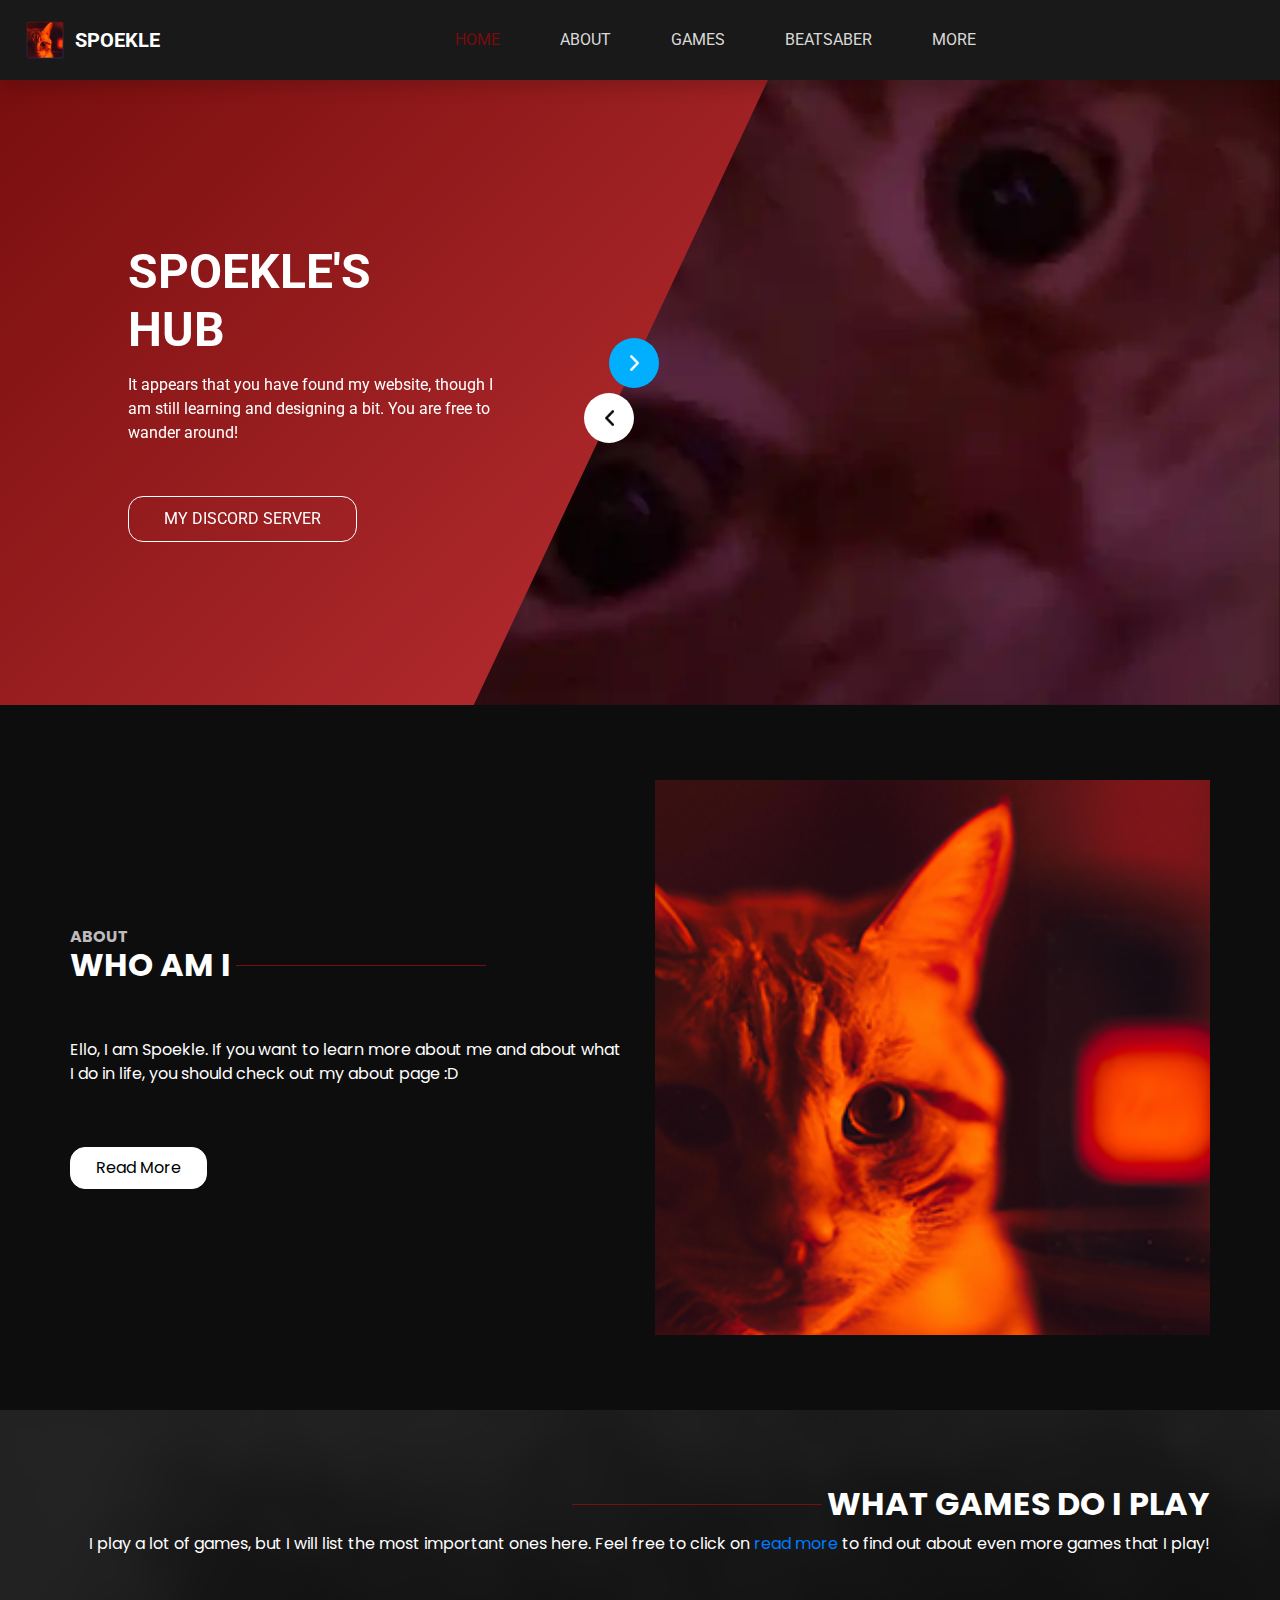
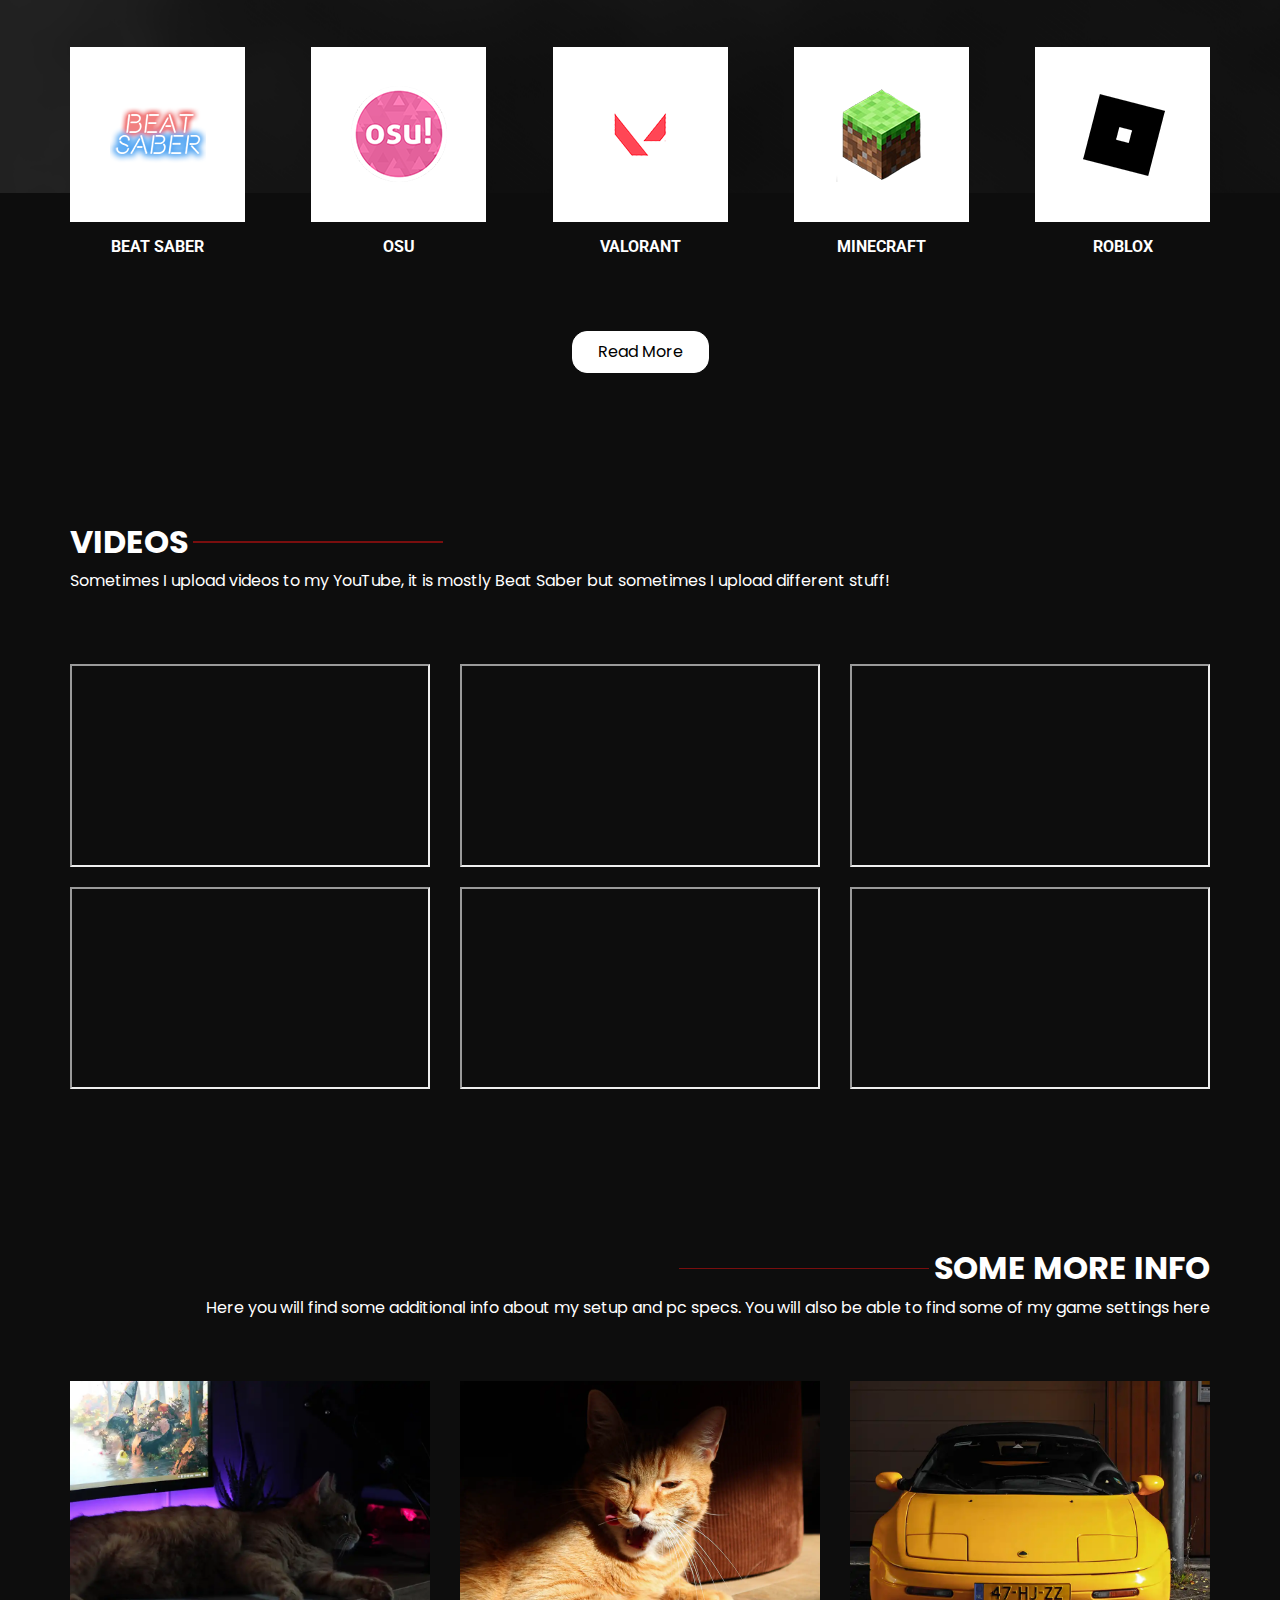
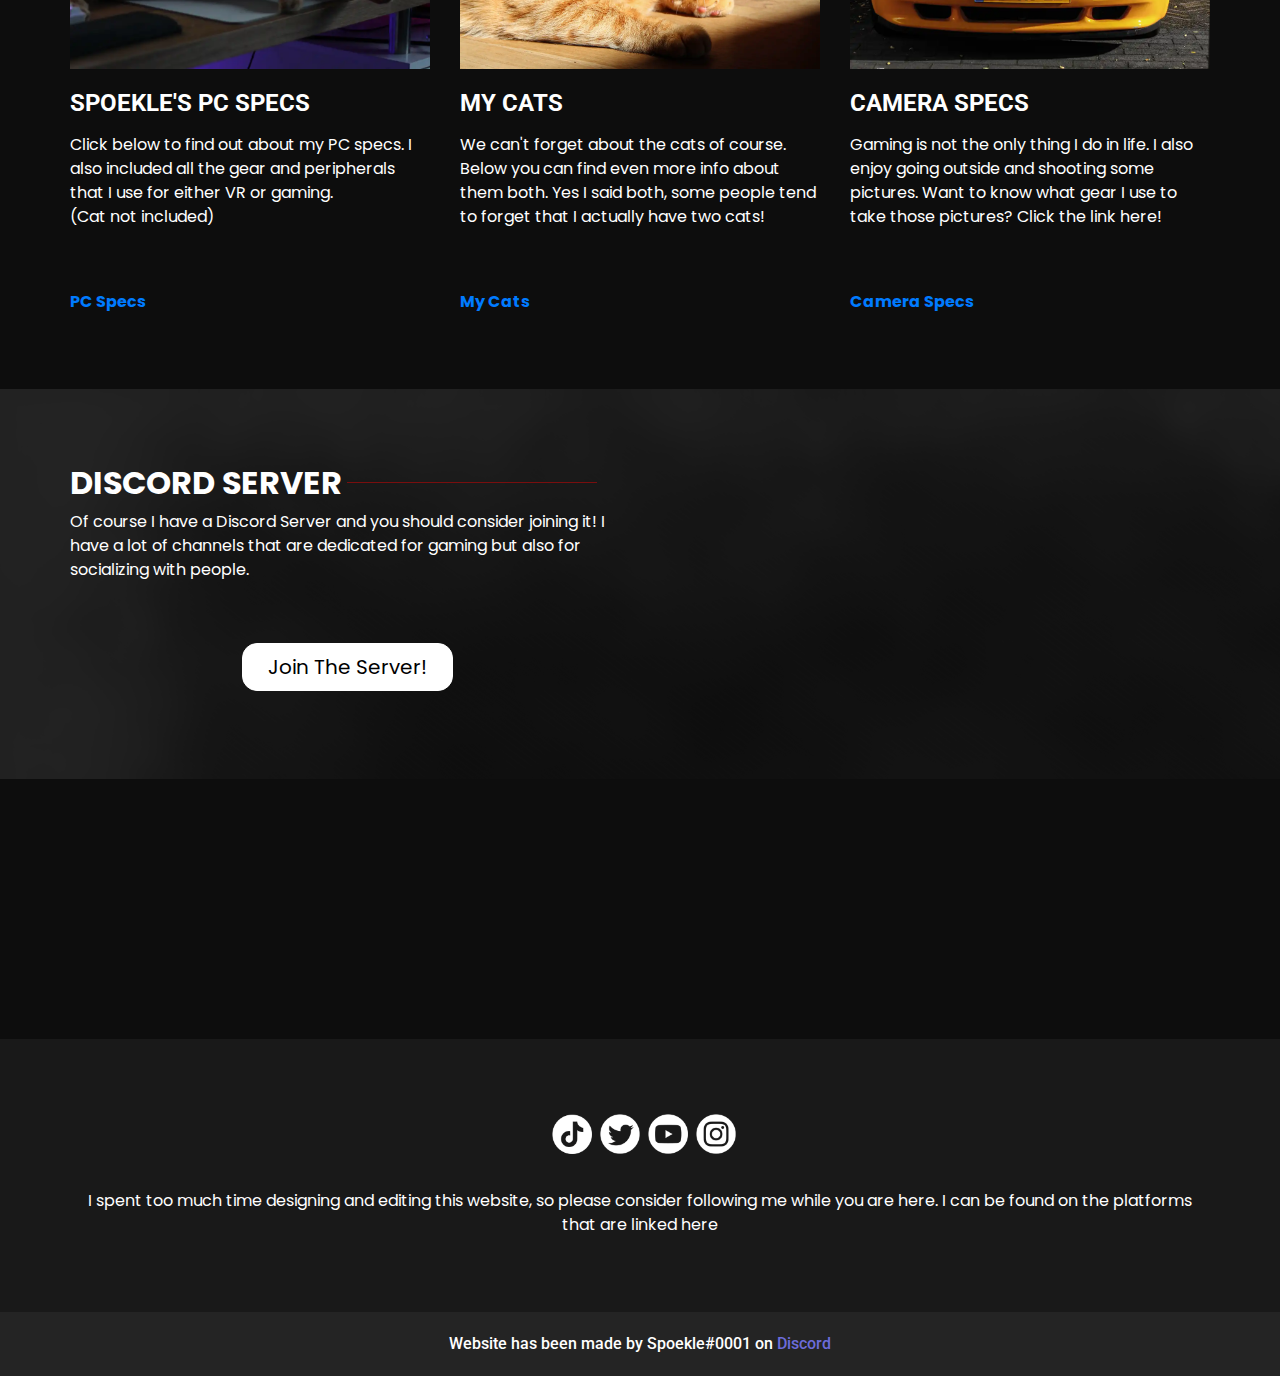
<file: spoekle.com/index.html>
<!DOCTYPE html>
<html>

<head>
  <!-- Basic -->
  <meta charset="utf-8" />
  <meta http-equiv="X-UA-Compatible" content="IE=edge" />
  <!-- Mobile Metas -->
  <meta name="viewport" content="width=device-width, initial-scale=1, shrink-to-fit=no" />
  <!-- Site Metas -->
  <meta name="keywords" content="spoekle, spoekle.com, thian, beatsaber, spoeklefest" />
  <meta name="description" content="The official website of Spoekle" />
  <meta name="author" content="Spoekle" />

  <title>Spoekle.com | Hub of Spoekle</title>
  <link rel="icon" type="image/webp" href="images/spoekle_icon.webp"/>

  <!-- slider stylesheet -->
  <link rel="stylesheet" type="text/css"
    href="https://cdnjs.cloudflare.com/ajax/libs/OwlCarousel2/2.1.3/assets/owl.carousel.min.css" />

  <!-- bootstrap core css -->
  <link rel="stylesheet" type="text/css" href="css/bootstrap.css" />

  <!-- fonts style -->
  <link href="https://fonts.googleapis.com/css?family=Poppins:400,700|Roboto:400,700&display=swap" rel="stylesheet">
  <!-- styles -->
  <link href="css/style.css" rel="stylesheet" />
  <!-- responsive style -->
  <link href="css/responsive.css" rel="stylesheet" />
  <!-- animations css -->
  <link rel="stylesheet" href="stuff/animate.css/animate.css">
</head>

<body>
    <div class="hero_area shadow" id="sticky_header">
    <!-- header section starts -->
    <header class="header_section">
      <div class="container-fluid">
        <nav class="navbar navbar-expand-lg custom_nav-container ">
          <a class="navbar-brand" href="index.html">
            <img src="images/spoekle_icon.webp" alt="">
            <span>
              SPOEKLE
            </span>
          </a>
          <button class="navbar-toggler" type="button" data-toggle="collapse" data-target="#navbarSupportedContent"
            aria-controls="navbarSupportedContent" aria-expanded="false" aria-label="Toggle navigation">
            <span class="navbar-toggler-icon"></span>
          </button>

          <div class="collapse navbar-collapse" id="navbarSupportedContent">
            <div class="d-flex mx-auto flex-column flex-lg-row align-items-center">
              <ul class="navbar-nav">
                <li class="nav-item">
                  <a class="nav-link active" href="index.html">Home</a>
                </li>
                <li class="nav-item">
                  <a class="nav-link" href="about.html">About</a>
                </li>
                <li class="nav-item">
                  <a class="nav-link" href="games.html">Games</a>
                </li>
                <li class="nav-item">
                  <a class="nav-link" href="https://beatsaber.spoekle.com/">BeatSaber</a>
                </li>
                <li class="nav-item">
                  <a class="nav-link" href="more.html">more</a>
                </li>
              </ul>
            </div>
          </div>
        </nav>
      </div>
    </header>
    </div>
    <!-- end header section -->
    <!-- slider section -->
    <section class=" slider_section position-relative">
      <div class="slider_bg-container">
      </div>
      <div class="slider-container">
        <div class="detail-box">
          <a class="carousel-control-prev" href="#carouselExampleControls" role="button" data-slide="prev">
            <span class="sr-only">Previous</span>
          </a>
          <a class="carousel-control-next" href="#carouselExampleControls" role="button" data-slide="next">
            <span class="sr-only">Next</span>
          </a>
          <h1 class="animate__animated animate__fadeInLeft">
            Spoekle's <br>
            Hub <br>
          </h1>
          <p class="animate__animated animate__fadeInLeft">
            It appears that you have found my website, though I am still learning and designing a bit. You are free to wander
            around!
          </p>
          <div class="animate__animated animate__fadeInLeft">
            <a href="#discord" class="slider-link">
               MY DISCORD SERVER
            </a>
          </div>
        </div>
        <div class="img-box">
          <div id="carouselExampleControls" class="carousel slide" data-ride="carousel">
            <div class="carousel-inner">
              <div class="carousel-item active">
                <img src="images/slider/slider1.webp" alt="">
              </div>
              <div class="carousel-item">
                <img src="images/slider/slider2.webp" alt="">
              </div>
              <div class="carousel-item">
                <img src="images/slider/slider3.jpg" alt="">
              </div>
              <div class="carousel-item">
                <img src="images/slider/slider4.jpg" alt="">
              </div>
              <div class="carousel-item">
                <img src="images/slider/slider5.png" alt="">
              </div>
              <div class="carousel-item">
                <img src="images/slider/slider6.jpg" alt="">
              </div>
              <div class="carousel-item">
                <img src="images/slider/slider7.webp" alt="">
              </div>
            </div>
          </div>
        </div>
      </div>
    </section>
    <!-- end slider section -->
  </div>

  <!-- about section -->
  <section class="about_section layout_padding animate__animated">
    <div class="container">
      <div class="row">
        <div class="col-md-6">
          <div class="detail-box">
            <h6>
              About
            </h6>
            <div class="custom_heading-container">
              <h2>
                Who am I
              </h2>
              <hr>
            </div>
            <p>
              Ello, I am Spoekle. If you want to learn more about me and about what I do in life,
              you should check out my about page :D
              <div class="read-btn">
                <a href="about.html">
                  Read More
                </a>
              </div>
          </div>
        </div>
        <div class="col-md-6">
          <div class="img-box">
            <img src="images/spoekle.webp" alt="" style="border: 10px, rgb(18, 18, 18)">
          </div>
        </div>
      </div>

    </div>
  </section>


  <!-- end about section -->

  <!-- games section -->

  <section class="games_section layout_padding">
    <div class="container">
      <div class="d-flex flex-column align-items-end animate__animated">
        <div class="custom_heading-container">
          <hr>
          <h2>
            what games do I play
          </h2>

        </div>
        <p>
          I play a lot of games, but I will list the most important ones here. Feel free to click on <a href="games.html">read more</a>
          to find out about even more games that I play!
        </p>
      </div>
    </div>
    <div class="container">
      <div class="games_container layout_padding2">
        <a href="https://store.steampowered.com/app/620980/">
          <div class="box">
            <div class="img-box">
              <img src="images/bs96.png" alt="" class="img-1">
              <img src="images/bs128.png" alt="" class="img-2">
            </div>
            <div class="name">
              <h6>
                Beat Saber
              </h6>
            </div>
          </div>
        </a>
        <a href="https://osu.ppy.sh/home">
          <div class="box">
            <div class="img-box">
              <img src="images/osu96.png" alt="" class="img-1">
              <img src="images/osu128.webp" alt="" class="img-2">
            </div>
            <div class="name">
              <h6>
                Osu
              </h6>
            </div>
          </div>
        </a>
        <a href="https://playvalorant.com/">
          <div class="box">
            <div class="img-box">
              <img src="images/val96.png" alt="" class="img-1">
              <img src="images/val128.png" alt="" class="img-2">
            </div>
            <div class="name">
              <h6>
                Valorant
              </h6>
            </div>
          </div>
        </a>
        <a href="https://www.minecraft.net">
          <div class="box">
            <div class="img-box">
              <img src="images/mc96.png" alt="" class="img-1">
              <img src="images/mc128.png" alt="" class="img-2">
            </div>
            <div class="name">
              <h6>
               MINECRAFT
              </h6>
            </div>
          </div>
        </a>
        <a href="">
          <div class="box">
            <div class="img-box">
              <img src="images/roblox96.png" alt="" class="img-1">
              <img src="images/roblox128.png" alt="" class="img-2">
            </div>
            <div class="name">
              <h6>
                ROBLOX
              </h6>
            </div>
          </div>
        </a>
      </div>
    </div>
    <div class="read-btn">
      <a href="games.html">
        Read More
      </a>
    </div>
  </section>

  <!-- end games section -->

  <!-- video section -->

  <section class="video_section layout_padding">
    <div class="container">
      <div class="custom_heading-container">
        <h2>
          Videos
        </h2>
        <hr>
      </div>
      <p>
        Sometimes I upload videos to my YouTube, it is mostly Beat Saber but sometimes I upload different stuff!
      </p>
      <div class="layout_padding2-top" align="center">
        <div class="row">
          <div class="col-md-4">
            <div class="iframe">
              <iframe loading="lazy"
              id="video1">
              </iframe> 
            </div>
          </div>
          <div class="col-md-4">
            <div class="iframe">
              <iframe loading="lazy"
              id="video2">
              </iframe> 
            </div>
          </div>
          <div class="col-md-4">
            <div class="iframe">
              <iframe loading="lazy"
              id="video3">
              </iframe> 
            </div>
          </div>
        </div>
        <div class="row">
          <div class="col-md-4">
            <div class="iframe">
              <iframe loading="lazy"
              id="video4">
              </iframe> 
            </div>
          </div>
          <div class="col-md-4">
            <div class="iframe">
              <iframe loading="lazy"
              id="video5">
              </iframe> 
            </div>
          </div>
          <div class="col-md-4">
            <div class="iframe">
              <iframe loading="lazy"
              id="video6">
              </iframe> 
            </div>
          </div>
        </div>
      </div>
    </div>
  </section>

  <!-- end video section -->

  <!-- more section -->

  <section class="more_section layout_padding">
    <div class="container">
      <div class="d-flex flex-column align-items-end">
        <div class="custom_heading-container">
          <hr>
          <h2>
            Some more info
          </h2>

        </div>
        <p>
          Here you will find some additional info about my setup and pc specs. You will also be able to find some
          of my game settings here
        </p>
      </div>
      <div class="row">
        <div class="col-md-4">
          <div class="box">
            <div class="img-box">
              <img src="images/pcspecs.webp" alt="">
            </div>
            <div class="action-box">
            </div>
            <div class="detail-box">
              <h4>
                Spoekle's PC Specs
              </h4>
              <p>
                Click below to find out about my PC specs. I also included all the gear and peripherals
                that I use for either VR or gaming. <br> (Cat not included)
              </p>
              <div>
                <a href="pc-specs.html">
                  PC Specs
                </a>
              </div>
            </div>
          </div>
        </div>
        <div class="col-md-4">
          <div class="box">
            <div class="img-box">
              <img src="images/mycats.webp" alt="">
            </div>
            <div class="action-box">
            </div>
            <div class="detail-box">
              <h4>
                my cats
              </h4>
              <p>
                We can't forget about the cats of course. Below you can find even more info about them both. Yes
                I said both, some people tend to forget that I actually have two cats!
              </p>
              <div>
                <a href="my-cats.html">
                  My Cats
                </a>
              </div>
            </div>
          </div>
        </div>
        <div class="col-md-4">
          <div class="box">
            <div class="img-box">
              <img src="images/camera.webp" alt="">
            </div>
            <div class="action-box">
              <div class="action"> 
              </div>
            </div>
            <div class="detail-box">
              <h4>
                camera specs
              </h4>
              <p>
                Gaming is not the only thing I do in life. I also enjoy going outside and shooting some pictures.
                Want to know what gear I use to take those pictures? Click the link here!
              </p>
              <div>
                <a href="camera-specs.html">
                  Camera Specs
                </a>
              </div>
            </div>
          </div>
        </div>
      </div>
    </div>
  </section>
  <!-- end more section -->

  <a id="discord"></a>

  <!-- discord section -->
  <section class="discord_widget layout_padding">
    <div class="container">
      <div class="row">
        <div class="col-md-6">
          <div class="custom_heading-container">
            <h2>Discord Server</h2>
            <hr>
          </div>
          <p>
            Of course I have a Discord Server and you should consider joining it! I have a lot of channels that are dedicated for gaming but also for socializing
            with people.
          </p>
          <div class="read-btn layout_padding2">
            <a href="https://discord.com/invite/Ha9ruZcmhE">
              Join The Server!
            </a>
          </div>
        </div>
        <div class="col-md-6" align="center">
          <iframe src="https://discord.com/widget?id=788531304048230420&theme=dark" width="80%" height="500" allowtransparency="true" frameborder="0" sandbox="allow-popups allow-popups-to-escape-sandbox allow-same-origin allow-scripts" loading="lazy" display:block></iframe>
        </div>
      </div>
    </div>
  </section>

  <!-- socials section -->
  <section class="socials_section layout_padding">
    <div class="container">
      <div class="socials_icon">
        <div>
          <a href="https://www.tiktok.com/@spoeklewastaken">
            <img src="images/social_icon/tiktok.png" alt="">
          </a>
        </div>
        <div>
          <a href="https://twitter.com/Spoekle">
            <img src="images/social_icon/twitter.png" alt="">
          </a>
        </div>
        <div>
          <a href="https://www.youtube.com/@Spoekle">
            <img src="images/social_icon/youtube.png" alt="">
          </a>
        </div>
        <div>
          <a href="https://www.instagram.com/spoekle/">
            <img src="images/social_icon/insta.png" alt="">
          </a>
        </div>
      </div>
      <div>
        <p>
          I spent too much time designing and editing this website, so please consider following me while you are
          here. I can be found on the platforms that are linked here
        </p>
      </div>
    </div>
  </section>

  <!-- end socials_section -->

  <!-- footer section -->
  <section class="container-fluid footer_section">
    <p>
      Website has been made by Spoekle#0001 on
      <a href="https://discord.gg/Ha9ruZcmhE">Discord</a>
    </p>
  </section>
  <!-- footer section -->

  <script type="text/javascript" src="js/jquery-3.4.1.min.js"></script>
  <script type="text/javascript" src="js/bootstrap.js"></script>
  <script type="text/javascript" src="js/videos.js"></script>
  


</body>
</body>

</html>
</file>
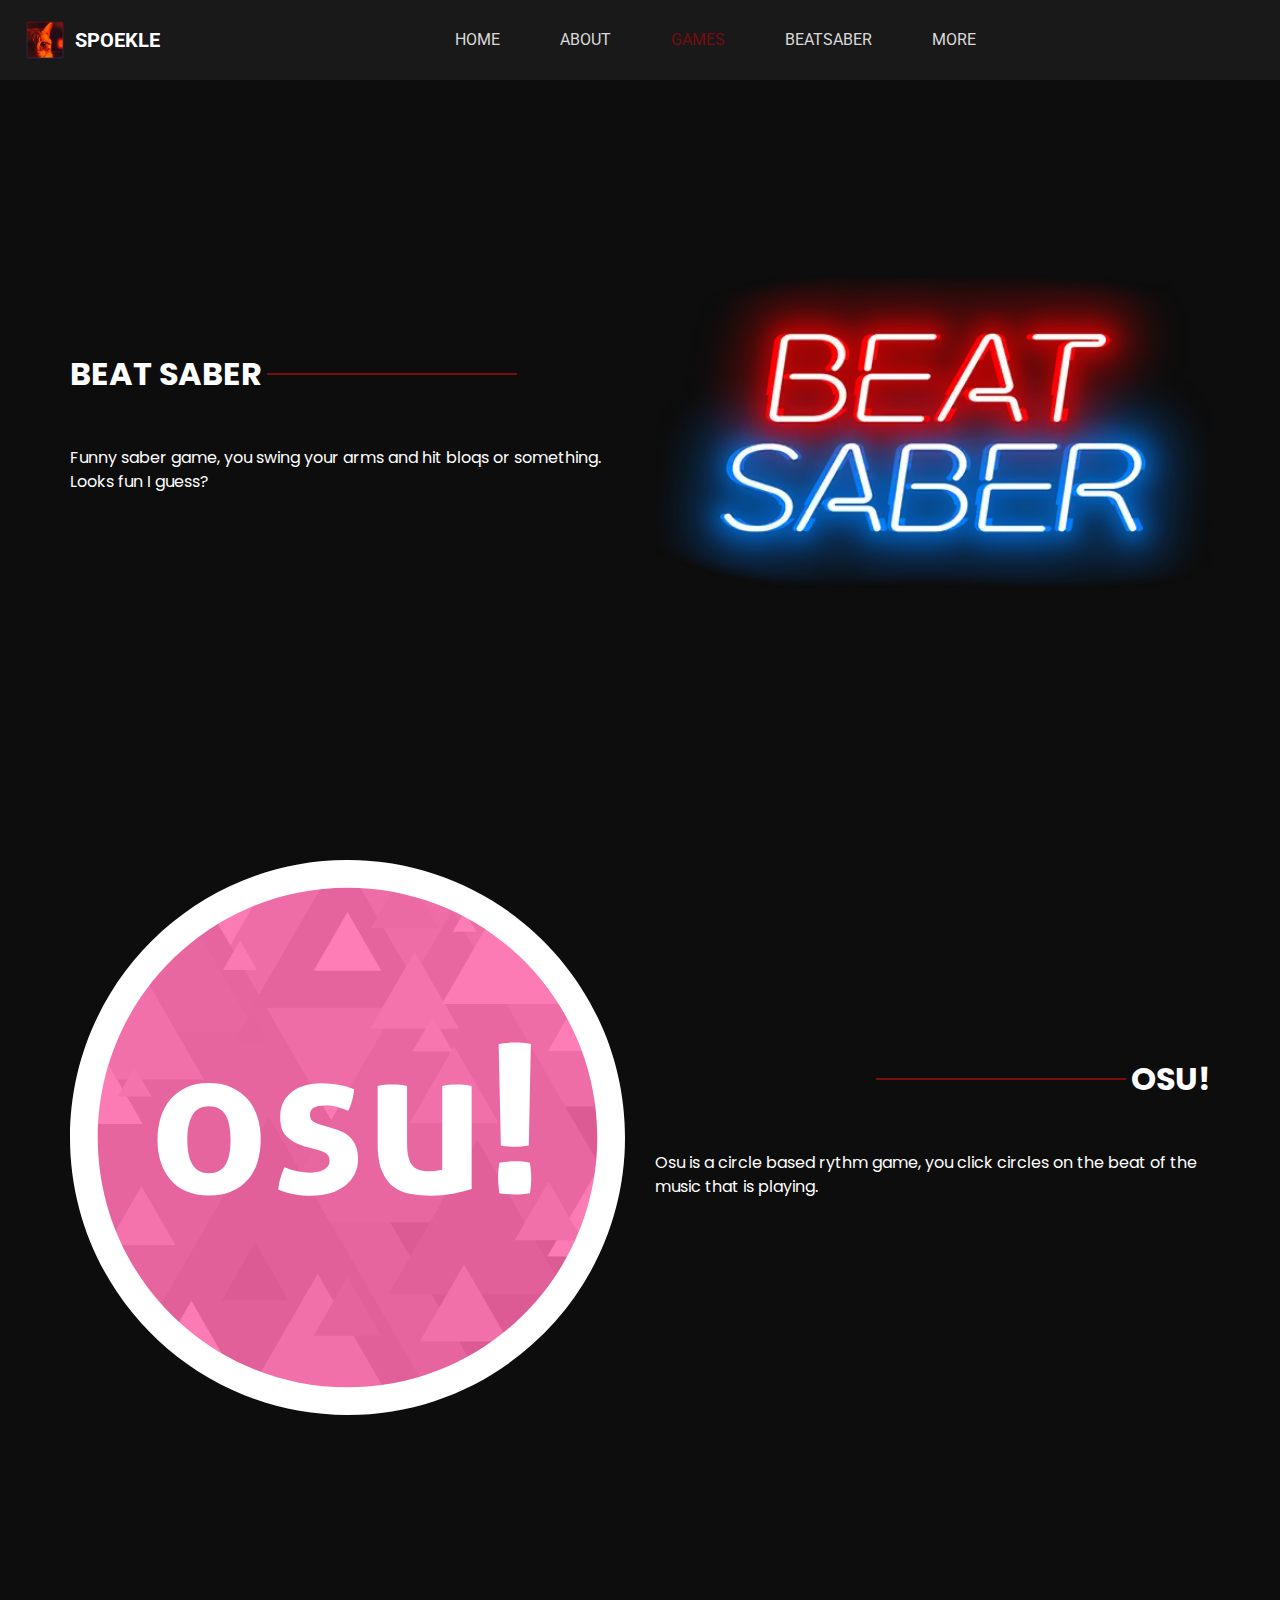
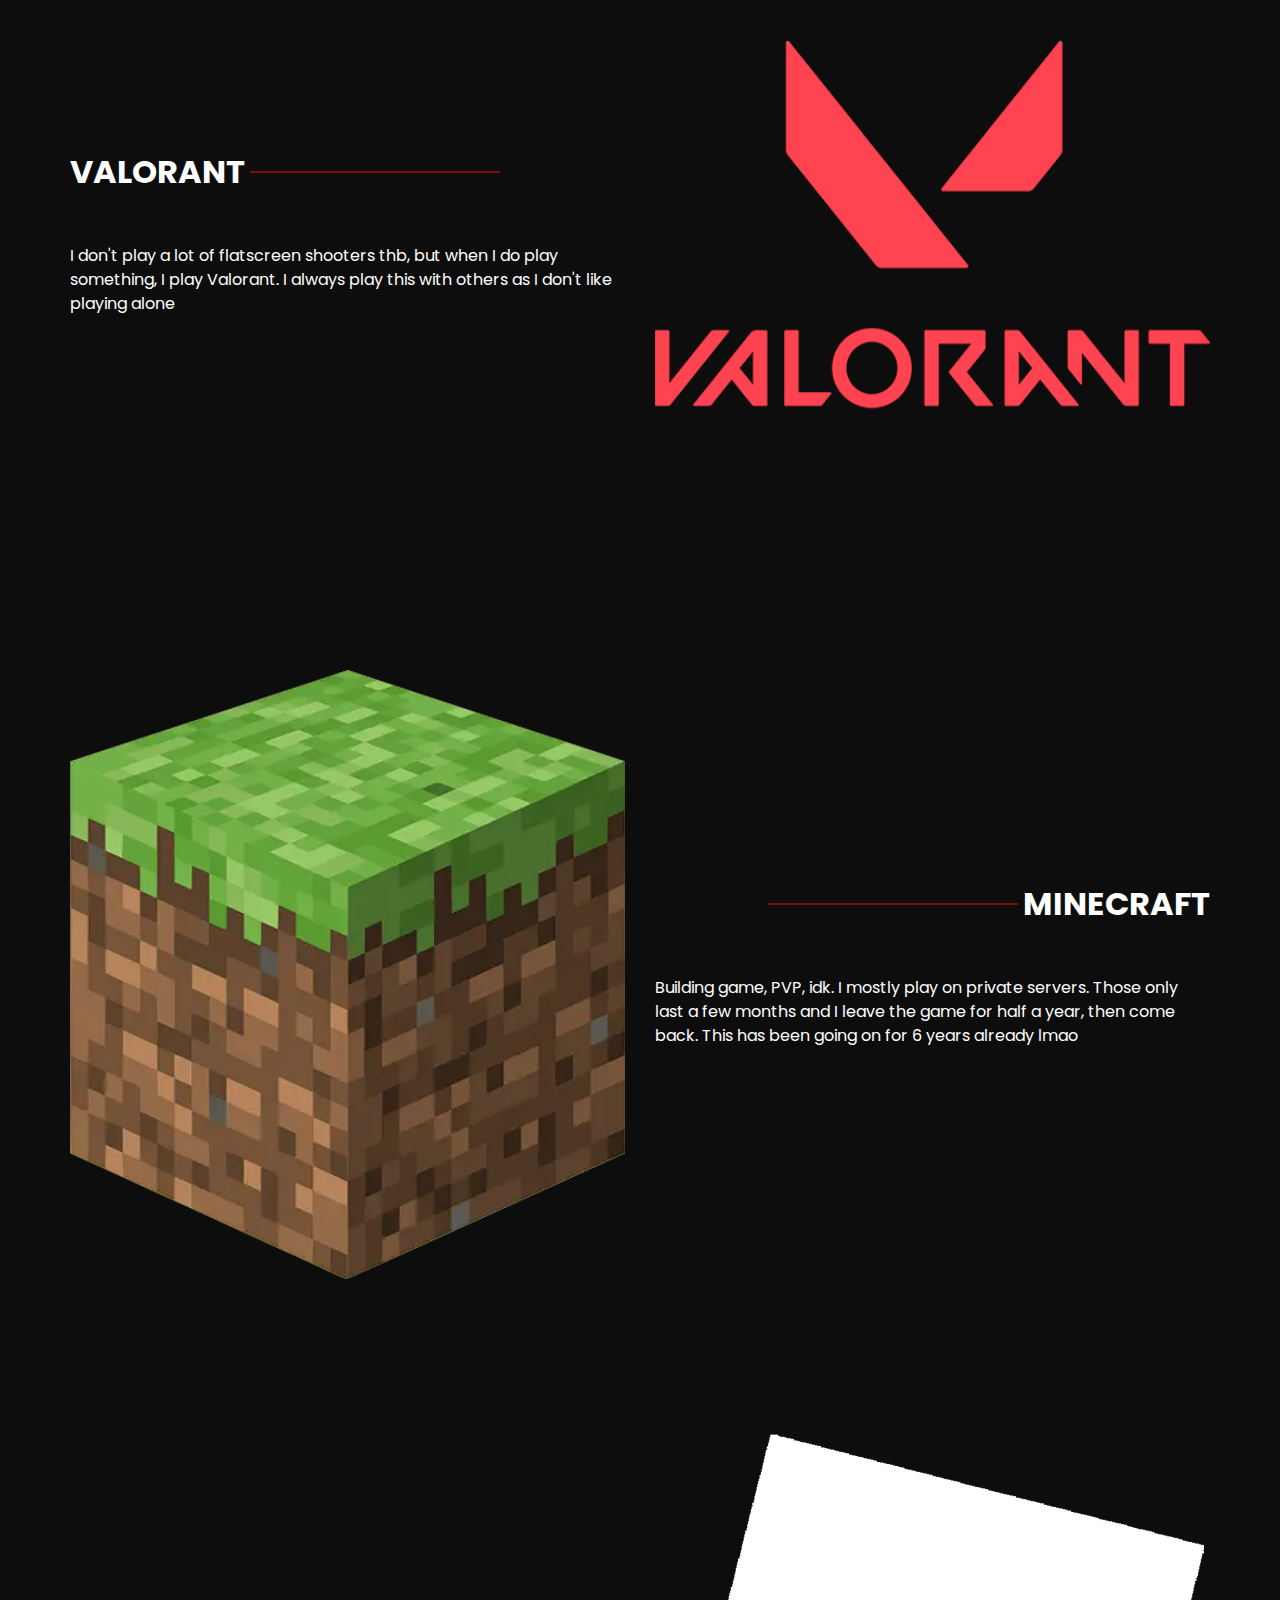
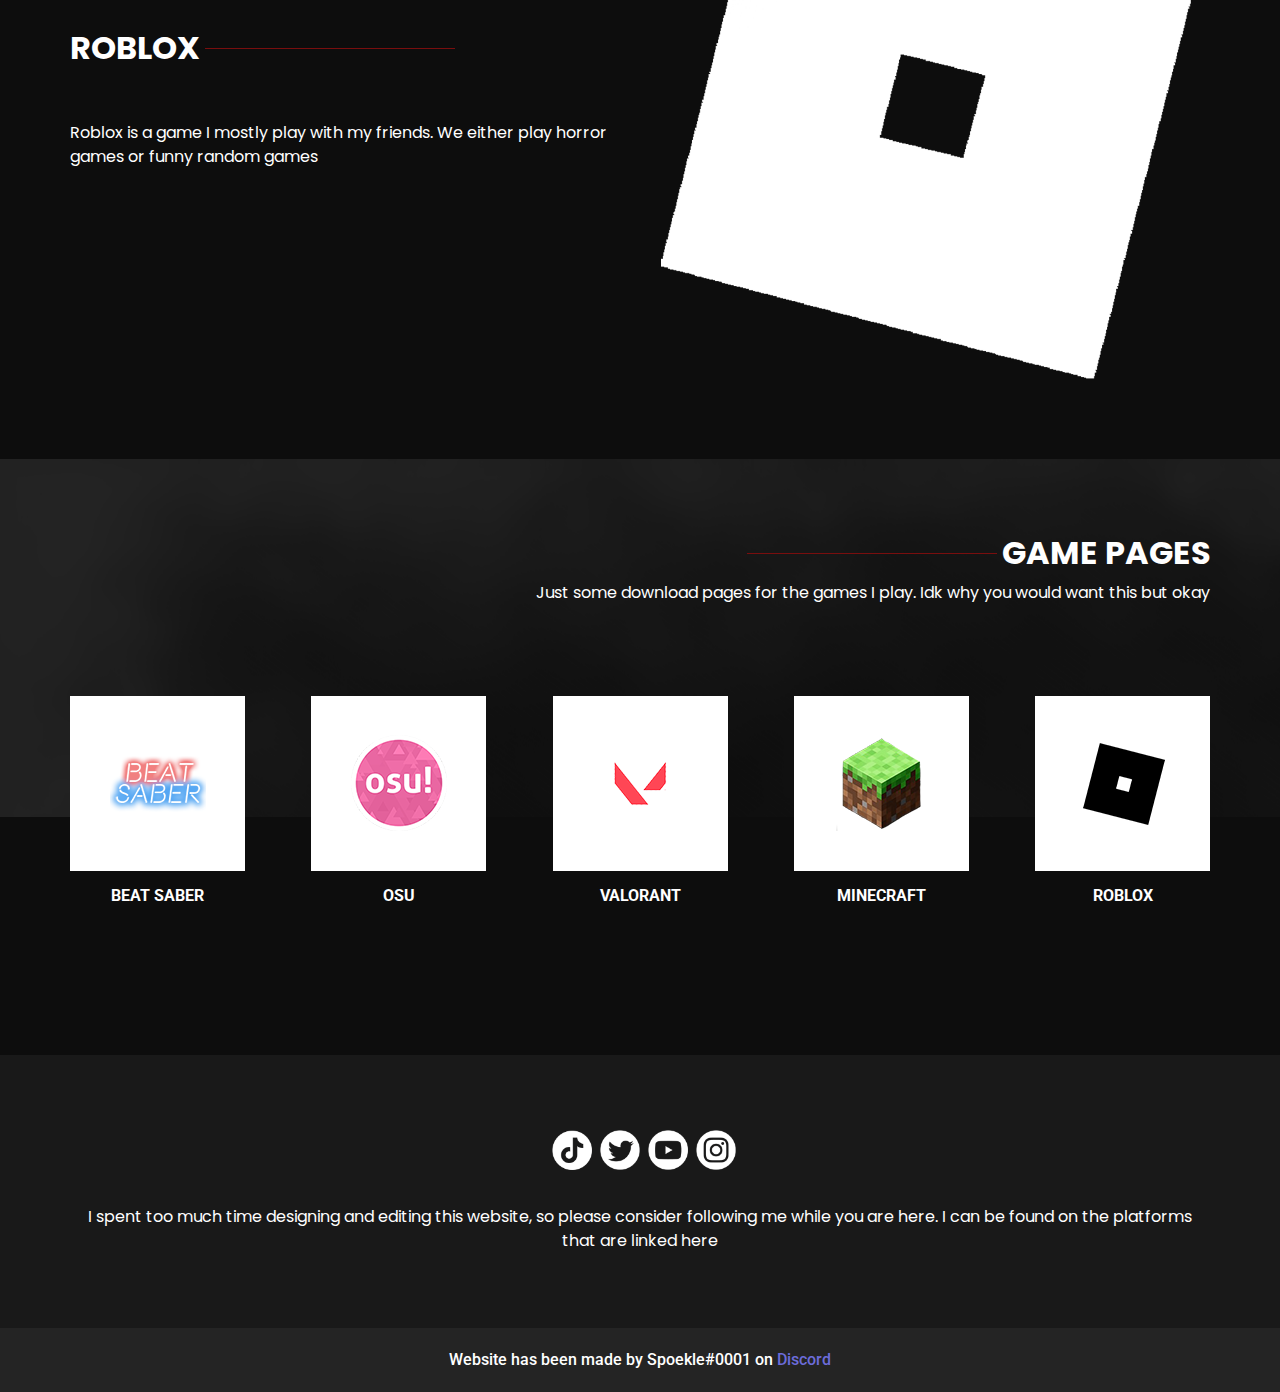
<file: spoekle.com/games.html>
<!DOCTYPE html>
<html>

<head>
  <!-- Basic -->
  <meta charset="utf-8" />
  <meta http-equiv="X-UA-Compatible" content="IE=edge" />
  <!-- Mobile Metas -->
  <meta name="viewport" content="width=device-width, initial-scale=1, shrink-to-fit=no" />
  <!-- Site Metas -->
  <meta name="keywords" content="spoekle, spoekle.com, thian, beatsaber, spoeklefest, spoekle, games" />
  <meta name="description" content="The official website of Spoekle" />
  <meta name="author" content="Spoekle" />

  <title>Spoekle.com | Games</title>
  <link rel="icon" type="image/png" href="images/spoekle_icon.webp"/>

  <!-- slider stylesheet -->
  <link rel="stylesheet" type="text/css"
    href="https://cdnjs.cloudflare.com/ajax/libs/OwlCarousel2/2.1.3/assets/owl.carousel.min.css" />

  <!-- bootstrap core css -->
  <link rel="stylesheet" type="text/css" href="css/bootstrap.css" />

  <!-- fonts style -->
  <link href="https://fonts.googleapis.com/css?family=Poppins:400,700|Roboto:400,700&display=swap" rel="stylesheet">
  <!-- Custom styles for this template -->
  <link href="css/style.css" rel="stylesheet" />
  <!-- responsive style -->
  <link href="css/responsive.css" rel="stylesheet" />
  <!-- animations css -->
  <link rel="stylesheet" href="stuff/animate.css/animate.css">
</head>

<body class="sub_page">
  <div class="hero_area">
    <!-- header section strats -->
    <header class="header_section">
      <div class="container-fluid">
        <nav class="navbar navbar-expand-lg custom_nav-container ">
          <a class="navbar-brand" href="index.html">
            <img src="images/spoekle_icon.webp" alt="">
            <span>
              SPOEKLE
            </span>
          </a>
          <button class="navbar-toggler" type="button" data-toggle="collapse" data-target="#navbarSupportedContent"
            aria-controls="navbarSupportedContent" aria-expanded="false" aria-label="Toggle navigation">
            <span class="navbar-toggler-icon"></span>
          </button>

          <div class="collapse navbar-collapse" id="navbarSupportedContent">
            <div class="d-flex mx-auto flex-column flex-lg-row align-items-center">
              <ul class="navbar-nav  ">
                <li class="nav-item active">
                  <a class="nav-link" href="index.html"> Home </a>
                </li>
                <li class="nav-item">
                  <a class="nav-link" href="about.html"> About </a>
                </li>
                <li class="nav-item">
                  <a class="nav-link active" href="games.html"> Games</span></a>
                </li>
                <li class="nav-item">
                  <a class="nav-link" href="https://beatsaber.spoekle.com/">BeatSaber</a>
                </li>
                <li class="nav-item">
                  <a class="nav-link" href="more.html"> more</a>
                </li>
              </ul>
            </div>
          </div>
        </nav>
      </div>
    </header>
    <!-- end header section -->
  </div>

  <section class="about_section layout_padding">
    <div class="container">
      <div class="row">
        <div class="col-md-6">
          <div class="detail-box">
            <div class="custom_heading-container">
              <h2>
                Beat Saber
              </h2>
              <hr>
            </div>
            <p>
              Funny saber game, you swing your arms and hit bloqs or something. Looks fun I guess?
          </div>
        </div>
        <div class="col-md-6">
          <div class="img-box">
            <img src="images/logo/bs_logo.webp" alt="" style="border: 10px, rgb(18, 18, 18)">
          </div>
        </div>
      </div>
    </div>
  </section>

  <section class="about_section layout_padding">
    <div class="container">
      <div class="row">
        <div class="col-md-6">
          <div class="img-box">
            <img src="images/logo/Osu!_Logo.svg" alt="" style="border: 10px, rgb(18, 18, 18)">
          </div>
        </div>
        <div class="col-md-6">
          <div class="d-flex flex-column align-items-end">
            <div class="custom_heading-container">
              <hr>
              <h2>
                OSU!
              </h2>
            </div>
            <p>
              Osu is a circle based rythm game, you click circles on the beat of the music that is playing.
            </p>
          </div>
        </div>
      </div>
    </div>
  </section>

  <section class="about_section layout_padding">
    <div class="container">
      <div class="row">
        <div class="col-md-6">
          <div class="detail-box">
            <div class="custom_heading-container">
              <h2>
                Valorant
              </h2>
              <hr>
            </div>
            <p>
              I don't play a lot of flatscreen shooters thb, but when I do play something, I play Valorant. I always play this with others as I don't like playing alone
          </div>
        </div>
        <div class="col-md-6">
          <div class="img-box">
            <img src="images/logo/val_logo.webp" alt="" style="border: 10px, rgb(18, 18, 18)">
          </div>
        </div>
      </div>
    </div>
  </section>

  <section class="about_section layout_padding">
    <div class="container">
      <div class="row">
        <div class="col-md-6">
          <div class="img-box">
            <img src="images/logo/minecraft_logo.webp" alt="" style="border: 10px, rgb(18, 18, 18)">
          </div>
        </div>
        <div class="col-md-6">
          <div class="d-flex flex-column align-items-end">
            <div class="custom_heading-container">
              <hr>
              <h2>
                Minecraft
              </h2>
            </div>
            <p>
              Building game, PVP, idk. I mostly play on private servers. Those only last a few months and I leave the game for half a year, then come back. This has been going on for 6 years already lmao
            </p>
          </div>
        </div>
      </div>
    </div>
  </section>


  <section class="about_section layout_padding">
    <div class="container">
      <div class="row">
        <div class="col-md-6">
          <div class="detail-box">
            <div class="custom_heading-container">
              <h2>
                Roblox
              </h2>
              <hr>
            </div>
            <p>
              Roblox is a game I mostly play with my friends. We either play horror games or funny random games
          </div>
        </div>
        <div class="col-md-6">
          <div class="img-box">
            <img src="images/logo/roblox_logo.png" alt="" style="border: 10px, rgb(18, 18, 18)">
          </div>
        </div>
      </div>
    </div>
  </section>

  <!-- games section -->

  <section class="games_section layout_padding">
    <div class="container">
      <div class="d-flex flex-column align-items-end">
        <div class="custom_heading-container">
          <hr>
          <h2>
            Game Pages
          </h2>
        </div>
        <p>
          Just some download pages for the games I play. Idk why you would want this but okay
        </p>
      </div>
    </div>
    <div class="container">
      <div class="games_container layout_padding2">
        <a href="https://store.steampowered.com/app/620980/">
          <div class="box">
            <div class="img-box">
              <img src="images/bs96.png" alt="" class="img-1">
              <img src="images/bs128.png" alt="" class="img-2">
            </div>
            <div class="name">
              <h6>
                Beat Saber
              </h6>
            </div>
          </div>
        </a>
        <a href="https://osu.ppy.sh/home">
          <div class="box">
            <div class="img-box">
              <img src="images/osu96.png" alt="" class="img-1">
              <img src="images/osu128.webp" alt="" class="img-2">
            </div>
            <div class="name">
              <h6>
                Osu
              </h6>
            </div>
          </div>
        </a>
        <a href="https://playvalorant.com/">
          <div class="box">
            <div class="img-box">
              <img src="images/val96.png" alt="" class="img-1">
              <img src="images/val128.png" alt="" class="img-2">
            </div>
            <div class="name">
              <h6>
                Valorant
              </h6>
            </div>
          </div>
        </a>
        <a href="https://www.minecraft.net">
          <div class="box">
            <div class="img-box">
              <img src="images/mc96.png" alt="" class="img-1">
              <img src="images/mc128.png" alt="" class="img-2">
            </div>
            <div class="name">
              <h6>
               MINECRAFT
              </h6>
            </div>
          </div>
        </a>
        <a href="">
          <div class="box">
            <div class="img-box">
              <img src="images/roblox96.png" alt="" class="img-1">
              <img src="images/roblox128.png" alt="" class="img-2">
            </div>
            <div class="name">
              <h6>
                ROBLOX
              </h6>
            </div>
          </div>
        </a>
      </div>
    </div>
  </section>

  <!-- end games section -->



  <!-- socials section -->
  <section class="socials_section layout_padding">
    <div class="container">
      <div class="socials_icon">
        <div>
          <a href="https://www.tiktok.com/@spoeklewastaken">
            <img src="images/social_icon/tiktok.png" alt="">
          </a>
        </div>
        <div>
          <a href="https://twitter.com/Spoekle">
            <img src="images/social_icon/twitter.png" alt="">
          </a>
        </div>
        <div>
          <a href="https://www.youtube.com/channel/UCAAbZeiuPwsbKqiD8QBubxw">
            <img src="images/social_icon/youtube.png" alt="">
          </a>
        </div>
        <div>
          <a href="https://www.instagram.com/spoekle/">
            <img src="images/social_icon/insta.png" alt="">
          </a>
        </div>
      </div>
      <div>
        <p>
          I spent too much time designing and editing this website, so please consider following me while you are
          here. I can be found on the platforms that are linked here
        </p>
      </div>
    </div>
  </section>

  <!-- end socials_section -->

  <!-- footer section -->
  <section class="container-fluid footer_section">
    <p>
      Website has been made by Spoekle#0001 on
      <a href="https://discord.gg/Ha9ruZcmhE">Discord</a>
    </p>
  </section>
  <!-- footer section -->

  <script type="text/javascript" src="js/jquery-3.4.1.min.js"></script>
  <script type="text/javascript" src="js/bootstrap.js"></script>
  
</body>
</body>

</html>
</file>
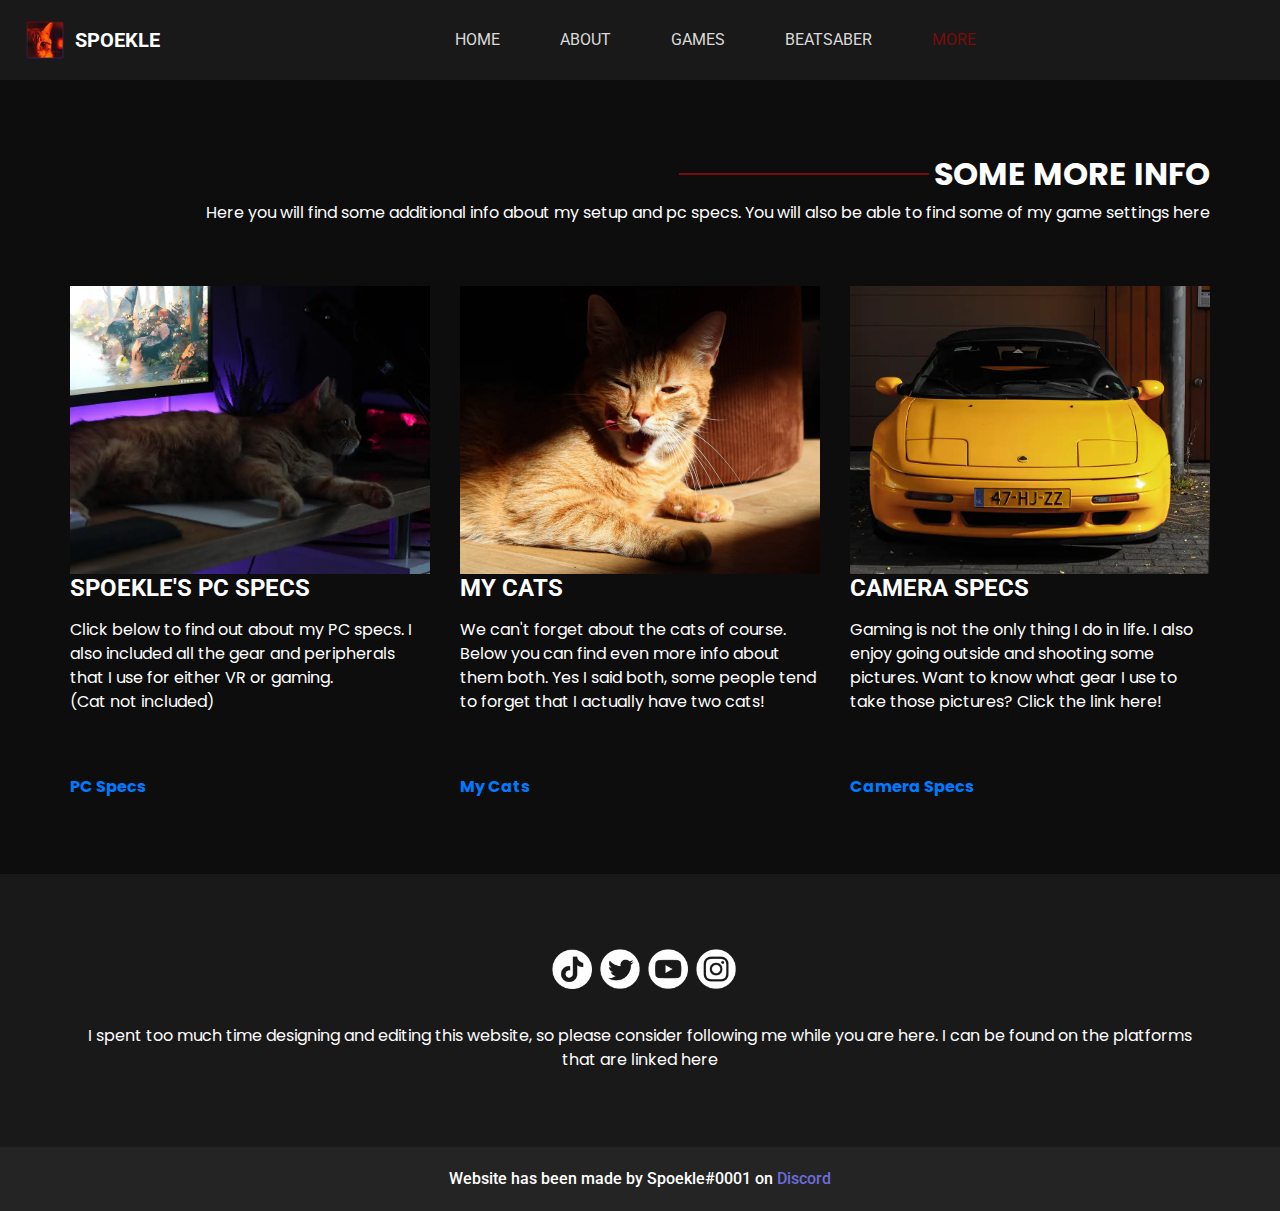
<file: spoekle.com/more.html>
<!DOCTYPE html>
<html>

<head>
  <!-- Basic -->
  <meta charset="utf-8" />
  <meta http-equiv="X-UA-Compatible" content="IE=edge" />
  <!-- Mobile Metas -->
  <meta name="viewport" content="width=device-width, initial-scale=1, shrink-to-fit=no" />
  <!-- Site Metas -->
  <meta name="keywords" content="spoekle, spoekle.com, thian, beatsaber, spoeklefest" />
  <meta name="description" content="The official website of Spoekle" />
  <meta name="author" content="Spoekle" />

  <title>Spoekle.com | More info</title>
  <link rel="icon" type="image/png" href="images/spoekle_icon.webp"/>

  <!-- slider stylesheet -->
  <link rel="stylesheet" type="text/css"
    href="https://cdnjs.cloudflare.com/ajax/libs/OwlCarousel2/2.1.3/assets/owl.carousel.min.css" />

  <!-- bootstrap core css -->
  <link rel="stylesheet" type="text/css" href="css/bootstrap.css" />

  <!-- fonts style -->
  <link href="https://fonts.googleapis.com/css?family=Poppins:400,700|Roboto:400,700&display=swap" rel="stylesheet">
  <!-- Custom styles for this template -->
  <link href="css/style.css" rel="stylesheet" />
  <!-- responsive style -->
  <link href="css/responsive.css" rel="stylesheet" />
  <!-- animations css -->
  <link rel="stylesheet" href="stuff/animate.css/animate.css">
</head>

<body class="sub_page">
  <div class="hero_area">
    <!-- header section strats -->
    <header class="header_section">
      <div class="container-fluid">
        <nav class="navbar navbar-expand-lg custom_nav-container ">
          <a class="navbar-brand" href="index.html">
            <img src="images/spoekle_icon.webp" alt="">
            <span>
              SPOEKLE
            </span>
          </a>
          <button class="navbar-toggler" type="button" data-toggle="collapse" data-target="#navbarSupportedContent"
            aria-controls="navbarSupportedContent" aria-expanded="false" aria-label="Toggle navigation">
            <span class="navbar-toggler-icon"></span>
          </button>

          <div class="collapse navbar-collapse" id="navbarSupportedContent">
            <div class="d-flex mx-auto flex-column flex-lg-row align-items-center">
              <ul class="navbar-nav  ">
                <li class="nav-item active">
                  <a class="nav-link" href="index.html"> Home </a>
                </li>
                <li class="nav-item">
                  <a class="nav-link" href="about.html"> About </a>
                </li>
                <li class="nav-item">
                  <a class="nav-link" href="games.html"> Games </a>
                </li>
                <li class="nav-item">
                  <a class="nav-link" href="https://beatsaber.spoekle.com/">BeatSaber</a>
                </li>
                <li class="nav-item">
                  <a class="nav-link active" href="more.html">more</a>
                </li>
              </ul>
            </div>
          </div>
        </nav>
      </div>
    </header>
    <!-- end header section -->
  </div>


  <!-- more section -->

  <section class="more_section layout_padding">
    <div class="container">
      <div class="d-flex flex-column align-items-end" style="z-index: 6">
        <div class="custom_heading-container">
          <hr>
          <h2>
            Some more info
          </h2>
        </div>
        <p>
          Here you will find some additional info about my setup and pc specs. You will also be able to find some
          of my game settings here
        </p>
      </div>
      <div class="row">
        <div class="col-md-4 animate__animated animate__fadeInDown">
          <div class="box">
            <div class="img-box">
              <img src="images/pcspecs.webp" alt="">
            </div>
            <div class="detail-box">
              <h4>
                Spoekle's PC Specs
              </h4>
              <p>
                Click below to find out about my PC specs. I also included all the gear and peripherals
                that I use for either VR or gaming. <br> (Cat not included)
              </p>
              <div>
                <a href="pc-specs.html">
                  PC Specs
                </a>
              </div>
            </div>
          </div>
        </div>
        <div class="col-md-4 animate__animated animate__fadeInUp">
          <div class="box">
            <div class="img-box">
              <img src="images/mycats.webp" alt="">
            </div>
            <div class="detail-box">
              <h4>
                my cats
              </h4>
              <p>
                We can't forget about the cats of course. Below you can find even more info about them both. Yes
                I said both, some people tend to forget that I actually have two cats!
              </p>
              <div>
                <a href="my-cats.html">
                  My Cats
                </a>
              </div>
            </div>
          </div>
        </div>
        <div class="col-md-4 animate__animated animate__fadeInDown">
          <div class="box">
            <div class="img-box">
              <img src="images/camera.webp" alt="">
            </div>
            <div class="detail-box">
              <h4>
                camera specs
              </h4>
              <p>
                Gaming is not the only thing I do in life. I also enjoy going outside and shooting some pictures.
                Want to know what gear I use to take those pictures? Click the link here!
              </p>
              <div>
                <a href="camera-specs.html">
                  Camera Specs
                </a>
              </div>
            </div>
          </div>
        </div>
      </div>
    </div>
  </section>

  <!-- end more section -->


  <!-- socials section -->
  <section class="socials_section layout_padding">
    <div class="container">
      <div class="socials_icon">
        <div>
          <a href="https://www.tiktok.com/@spoeklewastaken">
            <img src="images/social_icon/tiktok.png" alt="">
          </a>
        </div>
        <div>
          <a href="https://twitter.com/Spoekle">
            <img src="images/social_icon/twitter.png" alt="">
          </a>
        </div>
        <div>
          <a href="https://www.youtube.com/channel/UCAAbZeiuPwsbKqiD8QBubxw">
            <img src="images/social_icon/youtube.png" alt="">
          </a>
        </div>
        <div>
          <a href="https://www.instagram.com/spoekle/">
            <img src="images/social_icon/insta.png" alt="">
          </a>
        </div>
      </div>
      <div>
        <p>
          I spent too much time designing and editing this website, so please consider following me while you are
          here. I can be found on the platforms that are linked here
        </p>
      </div>
    </div>
  </section>

  <!-- end socials_section -->

  <!-- footer section -->
  <section class="container-fluid footer_section">
    <p>
      Website has been made by Spoekle#0001 on
      <a href="https://discord.gg/Ha9ruZcmhE">Discord</a>
    </p>
  </section>
  <!-- footer section -->

  <script type="text/javascript" src="js/jquery-3.4.1.min.js"></script>
  <script type="text/javascript" src="js/bootstrap.js"></script>

</body>
</body>

</html>
</file>
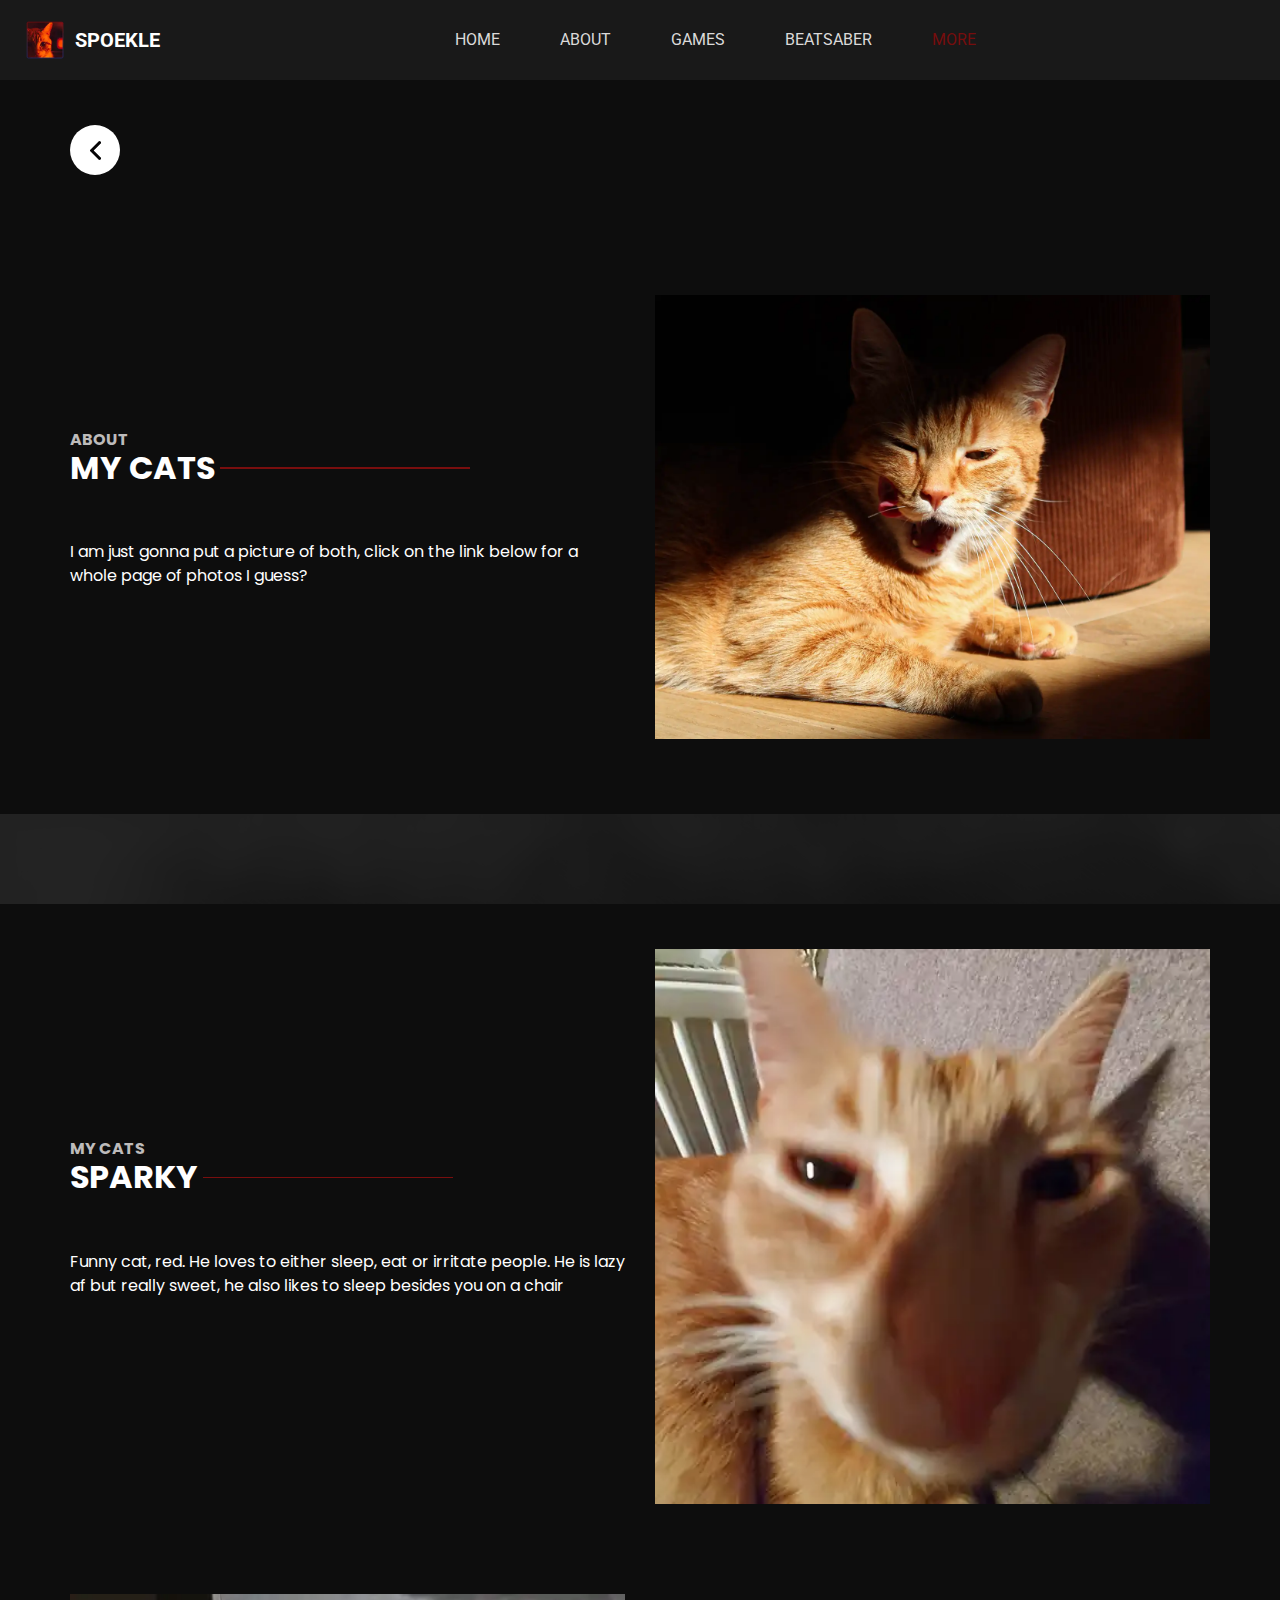
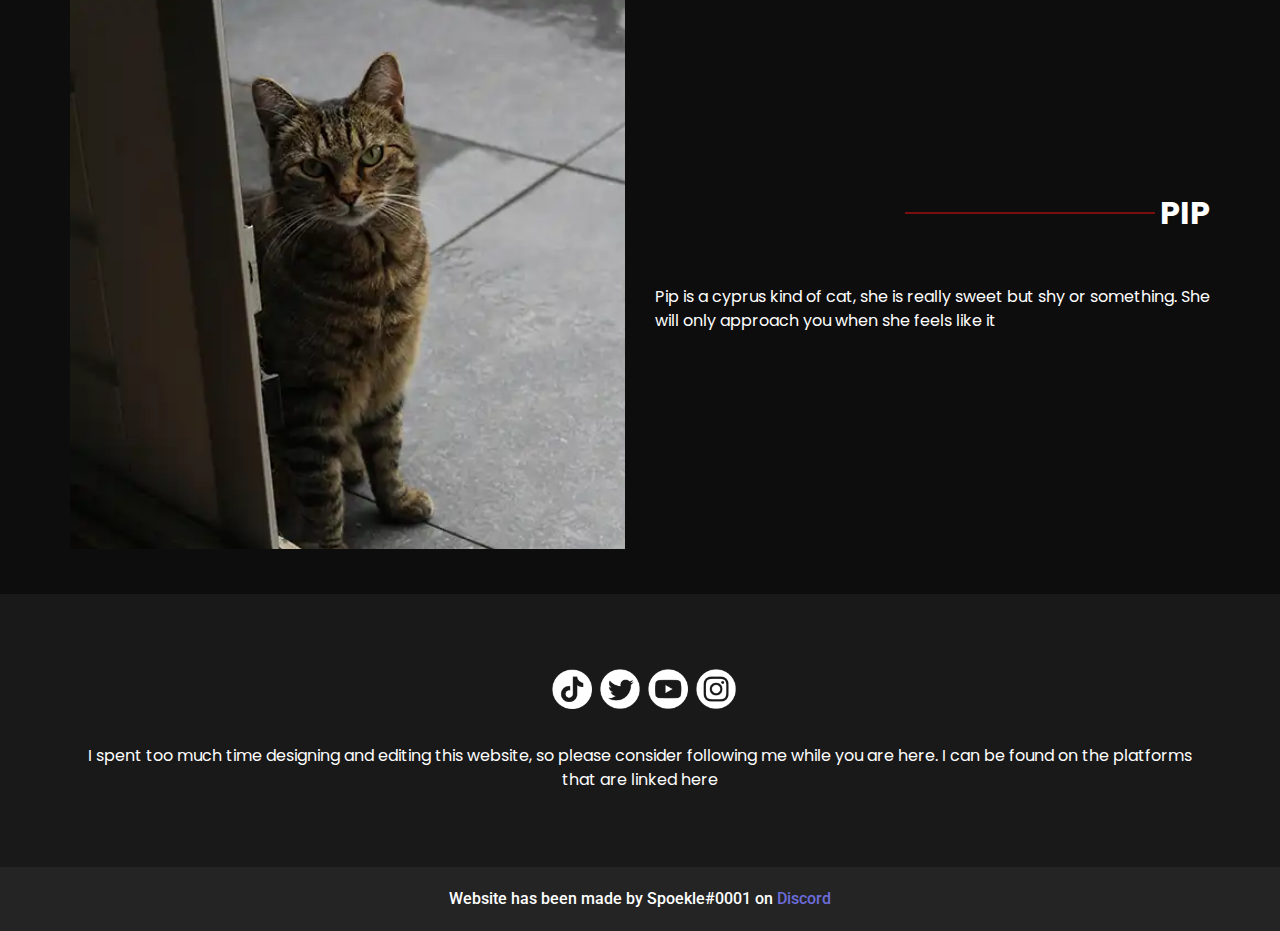
<file: spoekle.com/my-cats.html>
<!DOCTYPE html>
<html>

<head>
  <!-- Basic -->
  <meta charset="utf-8" />
  <meta http-equiv="X-UA-Compatible" content="IE=edge" />
  <!-- Mobile Metas -->
  <meta name="viewport" content="width=device-width, initial-scale=1, shrink-to-fit=no" />
  <!-- Site Metas -->
  <meta name="keywords" content="spoekle, spoekle.com, thian, beatsaber, spoeklefest, spoekle cats, cats" />
  <meta name="description" content="The official website of Spoekle" />
  <meta name="author" content="Spoekle" />

  <title>Spoekle.com | About</title>
  <link rel="icon" type="image/png" href="images/spoekle_icon.webp"/>

  <!-- slider stylesheet -->
  <link rel="stylesheet" type="text/css"
    href="https://cdnjs.cloudflare.com/ajax/libs/OwlCarousel2/2.1.3/assets/owl.carousel.min.css" />

  <!-- bootstrap core css -->
  <link rel="stylesheet" type="text/css" href="css/bootstrap.css" />

  <!-- fonts style -->
  <link href="https://fonts.googleapis.com/css?family=Poppins:400,700|Roboto:400,700&display=swap" rel="stylesheet">
  <!-- Custom styles for this template -->
  <link href="css/style.css" rel="stylesheet" />
  <!-- responsive style -->
  <link href="css/responsive.css" rel="stylesheet" />
  <!-- animations css -->
  <link rel="stylesheet" href="stuff/animate.css/animate.css">
</head>

<body class="sub_page">
  <div class="hero_area">
    <!-- header section strats -->
    <header class="header_section">
      <div class="container-fluid">
        <nav class="navbar navbar-expand-lg custom_nav-container ">
          <a class="navbar-brand" href="index.html">
            <img src="images/spoekle_icon.webp" alt="">
            <span>
              SPOEKLE
            </span>
          </a>
          <button class="navbar-toggler" type="button" data-toggle="collapse" data-target="#navbarSupportedContent"
            aria-controls="navbarSupportedContent" aria-expanded="false" aria-label="Toggle navigation">
            <span class="navbar-toggler-icon"></span>
          </button>

          <div class="collapse navbar-collapse" id="navbarSupportedContent">
            <div class="d-flex mx-auto flex-column flex-lg-row align-items-center">
              <ul class="navbar-nav">
                <li class="nav-item">
                  <a class="nav-link" href="index.html"> Home</a>
                </li>
                <li class="nav-item">
                  <a class="nav-link" href="about.html"> About </a>
                </li>
                <li class="nav-item">
                  <a class="nav-link" href="games.html"> Games </a>
                </li>
                <li class="nav-item">
                  <a class="nav-link" href="https://beatsaber.spoekle.com/">BeatSaber</a>
                </li>
                <li class="nav-item">
                  <a class="nav-link active" href="more.html"> more</a>
                </li>
              </ul>
            </div>
          </div>
        </nav>
      </div>
    </header>
  </div>
  <!-- end header section -->

  <!-- button section -->
  <section class="button_thingy layout_padding2">
    <div class="container">
      <div class="row">
        <div class="col-md-6">
          <a href="more.html">
            <div class="img-box">
              <img src="images/prev.png" alt="">
            </div>
          </a>
        </div>
      </div>
    </div>
  </section>
  <!-- end button section -->

  <!-- begin section -->
  <section class="about_section layout_padding">
    <div class="container">
      <div class="row">
        <div class="col-md-6">
          <div class="detail-box">
            <h6>
              About
            </h6>
            <div class="custom_heading-container">
              <h2>
                My Cats
              </h2>
              <hr>
            </div>
            <p>
              I am just gonna put a picture of both, click on the link below for a whole page of photos I guess?
          </div>
        </div>
        <div class="col-md-6">
          <div class="img-box">
            <img src="images/mycats.webp" alt="" style="border: 10px, rgb(18, 18, 18)">
          </div>
        </div>
      </div>
    </div>
  </section>
  <!-- end begin section -->

  <section class="cats_hr layout_padding2">
  </section>

  <!-- about section -->
  <section class="cats_section layout_padding2">
    <div class="container">
      <div class="row">
        <div class="col-md-6">
          <div class="detail-box">
            <h6>
              My Cats
            </h6>
            <div class="custom_heading-container">
              <h2>
                Sparky
              </h2>
              <hr>
            </div>
            <p>
              Funny cat, red. He loves to either sleep, eat or irritate people. He is lazy af but really sweet, he also likes to sleep besides you on a chair
          </div>
        </div>
        <div class="col-md-6">
          <div class="img-box">
            <img src="images/sparky.webp" alt="" style="border: 10px, rgb(18, 18, 18)">
          </div>
        </div>
      </div>
    </div>
  </section>

  <section class="cats_section layout_padding2">
    <div class="container">
      <div class="row">
        <div class="col-md-6">
          <div class="img-box">
            <img src="images/pip.webp" alt="" style="border: 10px, rgb(18, 18, 18)">
          </div>
        </div>
        <div class="col-md-6">
          <div class="d-flex flex-column align-items-end">
            <div class="custom_heading-container">
              <hr>
              <h2>
                Pip
              </h2>
            </div>
            <p>
              Pip is a cyprus kind of cat, she is really sweet but shy or something. She will only approach you when she feels like it
            </p>
          </div>
        </div>
      </div>
    </div>
  </section>
  <!-- end about section -->

  <!-- socials section -->
  <section class="socials_section layout_padding">
    <div class="container">
      <div class="socials_icon">
        <div>
          <a href="https://www.tiktok.com/@spoeklewastaken">
            <img src="images/social_icon/tiktok.png" alt="">
          </a>
        </div>
        <div>
          <a href="https://twitter.com/Spoekle">
            <img src="images/social_icon/twitter.png" alt="">
          </a>
        </div>
        <div>
          <a href="https://www.youtube.com/channel/UCAAbZeiuPwsbKqiD8QBubxw">
            <img src="images/social_icon/youtube.png" alt="">
          </a>
        </div>
        <div>
          <a href="https://www.instagram.com/spoekle/">
            <img src="images/social_icon/insta.png" alt="">
          </a>
        </div>
      </div>
      <div>
        <p>
          I spent too much time designing and editing this website, so please consider following me while you are
          here. I can be found on the platforms that are linked here
        </p>
      </div>
    </div>
  </section>
  <!-- end socials_section -->

  <!-- footer section -->
  <section class="container-fluid footer_section">
    <p>
      Website has been made by Spoekle#0001 on
      <a href="https://discord.gg/Ha9ruZcmhE">Discord</a>
    </p>
  </section>
  <!-- footer section -->

  <script type="text/javascript" src="js/jquery-3.4.1.min.js"></script>
  <script type="text/javascript" src="js/bootstrap.js"></script>

</body>
</body>

</html>
</file>
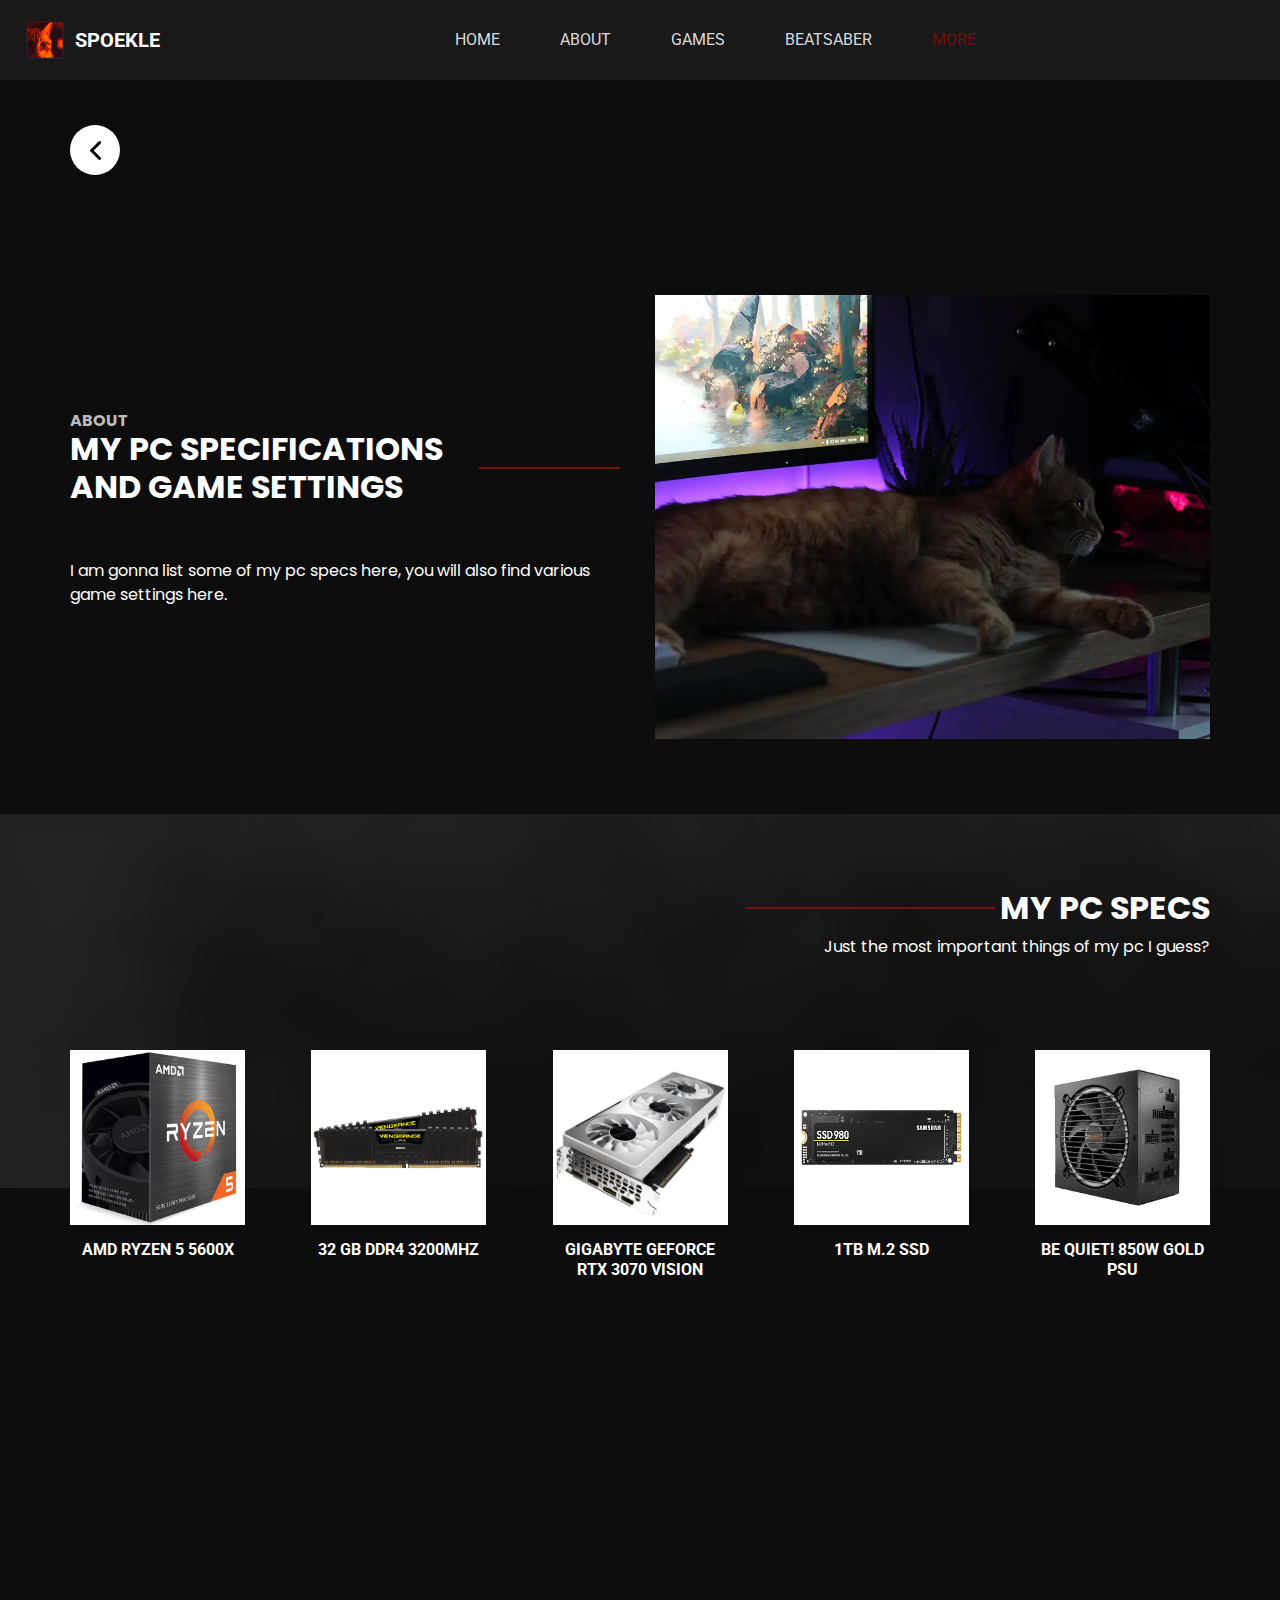
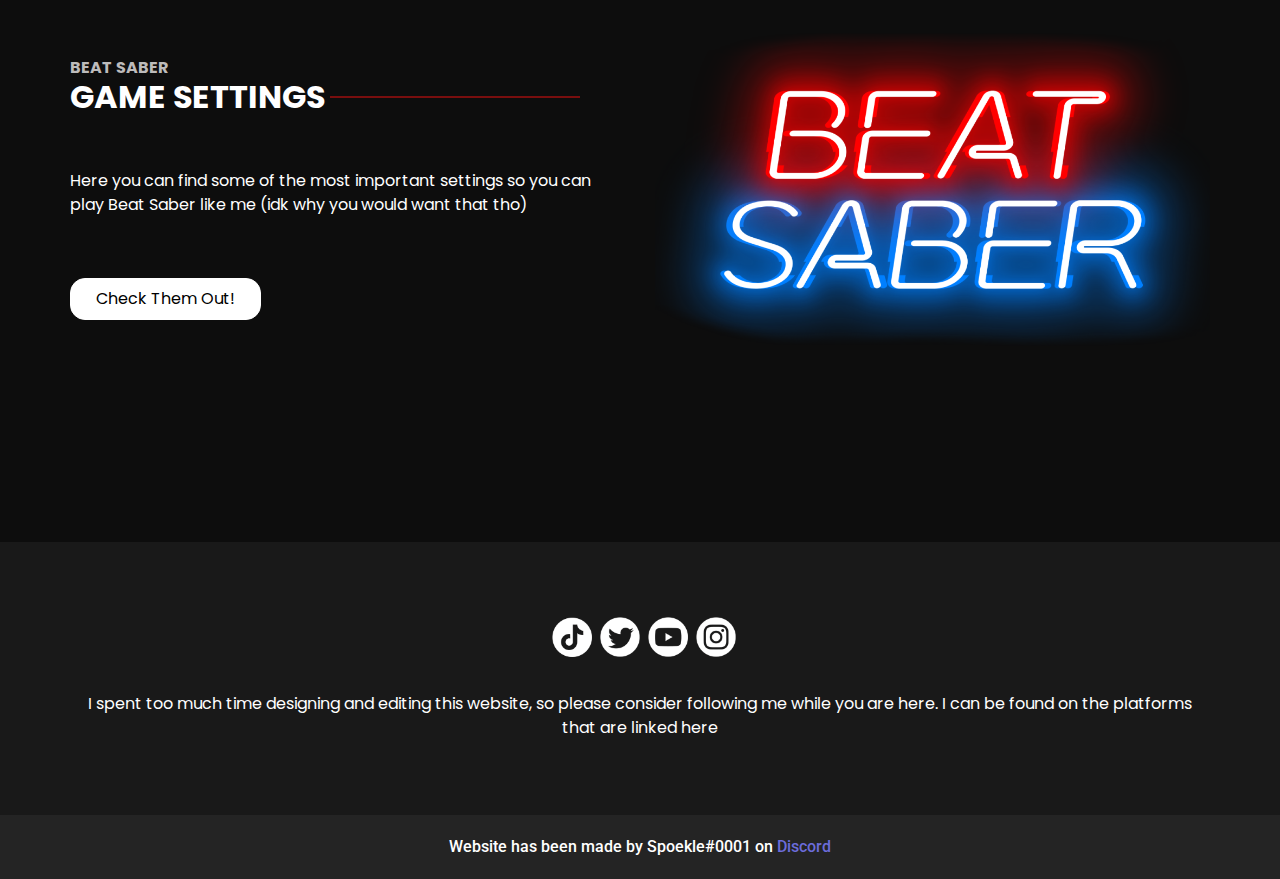
<file: spoekle.com/pc-specs.html>
<!DOCTYPE html>
<html>

<head>
  <!-- Basic -->
  <meta charset="utf-8" />
  <meta http-equiv="X-UA-Compatible" content="IE=edge" />
  <!-- Mobile Metas -->
  <meta name="viewport" content="width=device-width, initial-scale=1, shrink-to-fit=no" />
  <!-- Site Metas -->
  <meta name="keywords" content="spoekle, spoekle.com, thian, beatsaber, spoeklefest, spoekle pc build, spoekle pc specs, spoekle pc" />
  <meta name="description" content="Spoekle's PC Specs" />
  <meta name="author" content="Spoekle" />

  <title>Spoekle.com | PC Specs</title>
  <link rel="icon" type="image/png" href="images/spoekle_icon.webp"/>

  <!-- slider stylesheet -->
  <link rel="stylesheet" type="text/css"
    href="https://cdnjs.cloudflare.com/ajax/libs/OwlCarousel2/2.1.3/assets/owl.carousel.min.css" />

  <!-- bootstrap core css -->
  <link rel="stylesheet" type="text/css" href="css/bootstrap.css" />

  <!-- fonts style -->
  <link href="https://fonts.googleapis.com/css?family=Poppins:400,700|Roboto:400,700&display=swap" rel="stylesheet">
  <!-- Custom styles for this template -->
  <link href="css/style.css" rel="stylesheet" />
  <!-- responsive style -->
  <link href="css/responsive.css" rel="stylesheet" />
  <!-- animations css -->
  <link rel="stylesheet" href="stuff/animate.css/animate.css">
</head>

<body class="sub_page">
  <div class="hero_area">
    <!-- header section strats -->
    <header class="header_section">
      <div class="container-fluid">
        <nav class="navbar navbar-expand-lg custom_nav-container ">
          <a class="navbar-brand" href="index.html">
            <img src="images/spoekle_icon.webp" alt="">
            <span>
              SPOEKLE
            </span>
          </a>
          <button class="navbar-toggler" type="button" data-toggle="collapse" data-target="#navbarSupportedContent"
            aria-controls="navbarSupportedContent" aria-expanded="false" aria-label="Toggle navigation">
            <span class="navbar-toggler-icon"></span>
          </button>

          <div class="collapse navbar-collapse" id="navbarSupportedContent">
            <div class="d-flex mx-auto flex-column flex-lg-row align-items-center">
              <ul class="navbar-nav">
                <li class="nav-item">
                  <a class="nav-link" href="index.html"> Home</a>
                </li>
                <li class="nav-item">
                  <a class="nav-link" href="about.html"> About </a>
                </li>
                <li class="nav-item">
                  <a class="nav-link" href="games.html"> Games </a>
                </li>
                <li class="nav-item">
                  <a class="nav-link" href="https://beatsaber.spoekle.com/">BeatSaber</a>
                </li>
                <li class="nav-item">
                  <a class="nav-link active" href="more.html"> more</a>
                </li>
              </ul>
            </div>
          </div>
        </nav>
      </div>
    </header>
  </div>
  <!-- end header section -->

  <!-- button section -->
  <section class="button_thingy layout_padding2">
    <div class="container">
      <div class="row">
        <div class="col-md-6">
          <a href="more.html">
            <div class="img-box">
              <img src="images/prev.png" alt="">
            </div>
          </a>
        </div>
      </div>
    </div>
  </section>
  <!-- end button section -->

  <!-- about section -->
  <section class="about_section layout_padding">
    <div class="container">
      <div class="row">
        <div class="col-md-6">
          <div class="detail-box">
            <h6>
              About
            </h6>
            <div class="custom_heading-container">
              <h2>
                My PC Specifications and game settings
              </h2>
              <hr>
            </div>
            <p>
              I am gonna list some of my pc specs here, you will also find various game settings here.
          </div>
        </div>
        <div class="col-md-6">
          <div class="img-box">
            <img src="images/pcspecs.webp" alt="" style="border: 10px, rgb(18, 18, 18)">
          </div>
        </div>
      </div>

    </div>
  </section>
  <!-- end about section -->

  <!-- specs section -->

  <section class="specs_section layout_padding">
    <div class="container">
      <div class="d-flex flex-column align-items-end">
        <div class="custom_heading-container">
          <hr>
          <h2>
            My PC Specs
          </h2>
        </div>
        <p>
          Just the most important things of my pc I guess?
        </p>
      </div>
    </div>
    <div class="container">
      <div class="specs_container layout_padding2">
        <div class="box">
          <div class="img-box">
            <img src="images/pc_specs/cpu.webp" alt="" height="100%" width="100%" object-fit="contain">
          </div>
          <div class="name">
            <h6>
              AMD Ryzen 5 5600X
            </h6>
          </div>
        </div>
        <div class="box">
          <div class="img-box">
            <img src="images/pc_specs/ram.webp" alt="" height="100%" width="100%" object-fit="contain">

          </div>
          <div class="name">
            <h6>
              32 GB DDR4 3200Mhz
            </h6>
          </div>
        </div>
        <div class="box">
          <div class="img-box">
            <img src="images/pc_specs/gpu.webp" alt="" height="100%" width="100%" object-fit="contain">
          </div>
          <div class="name">
            <h6>
              Gigabyte GeForce RTX 3070 VISION
            </h6>
          </div>
        </div>
        <div class="box">
          <div class="img-box">
            <img src="images/pc_specs/ssd.webp" alt="" height="100%" width="100%" object-fit="contain">

          </div>
          <div class="name">
            <h6>
              1TB M.2 SSD
            </h6>
          </div>
        </div>
        <div class="box">
          <div class="img-box">
            <img src="images/pc_specs/psu.webp" alt="" height="100%" width="100%" object-fit="contain">
          </div>
          <div class="name">
            <h6>
              be quiet! 850W GOLD PSU
            </h6>
          </div>
        </div>
      </div>
    </div>
  </section>

  <section class="about_section layout_padding">
    <div class="container">
      <div class="row">
        <div class="col-md-6">
          <div class="detail-box">
            <h6>
              Beat Saber
            </h6>
            <div class="custom_heading-container">
              <h2>
                Game Settings
              </h2>
              <hr>
            </div>
            <p>
              Here you can find some of the most important settings so you can play Beat Saber like me (idk why you would want that tho)
          </div>
          <div class="read-btn">
            <a href="settings.html">
              Check Them Out!
            </a>
          </div>
        </div>
        <div class="col-md-6">
          <div class="img-box">
            <img src="images/bs_logo.png" alt="" style="border: 10px, rgb(18, 18, 18)">
          </div>
        </div>
      </div>

    </div>
  </section>

  <!-- end service section -->
  
  <!-- socials section -->
  <section class="socials_section layout_padding">
    <div class="container">
      <div class="socials_icon">
        <div>
          <a href="https://www.tiktok.com/@spoeklewastaken">
            <img src="images/social_icon/tiktok.png" alt="">
          </a>
        </div>
        <div>
          <a href="https://twitter.com/Spoekle">
            <img src="images/social_icon/twitter.png" alt="">
          </a>
        </div>
        <div>
          <a href="https://www.youtube.com/channel/UCAAbZeiuPwsbKqiD8QBubxw">
            <img src="images/social_icon/youtube.png" alt="">
          </a>
        </div>
        <div>
          <a href="https://www.instagram.com/spoekle/">
            <img src="images/social_icon/insta.png" alt="">
          </a>
        </div>
      </div>
      <div>
        <p>
          I spent too much time designing and editing this website, so please consider following me while you are
          here. I can be found on the platforms that are linked here
        </p>
      </div>
    </div>
  </section>
  <!-- end socials_section -->

  <!-- footer section -->
  <section class="container-fluid footer_section">
    <p>
      Website has been made by Spoekle#0001 on
      <a href="https://discord.gg/Ha9ruZcmhE">Discord</a>
    </p>
  </section>
  <!-- footer section -->

  <script type="text/javascript" src="js/jquery-3.4.1.min.js"></script>
  <script type="text/javascript" src="js/bootstrap.js"></script>

</body>
</body>

</html>
</file>
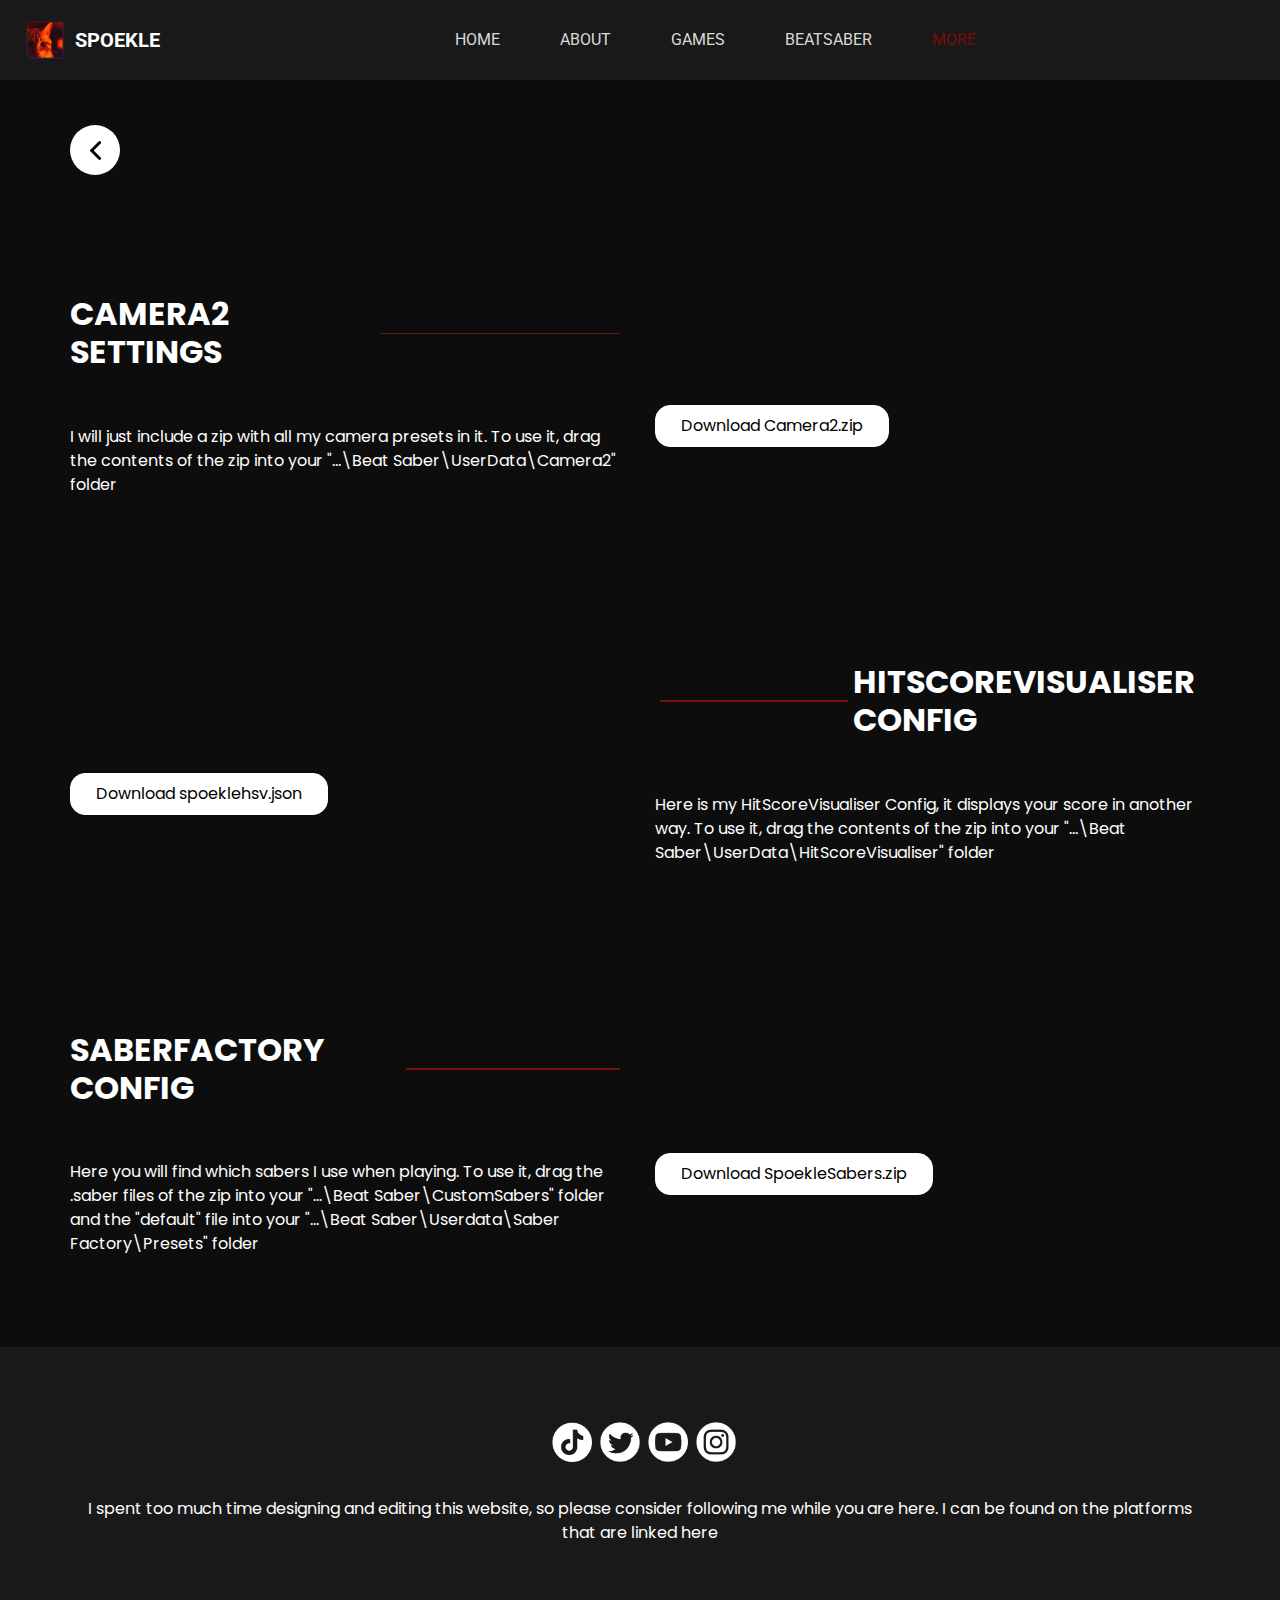
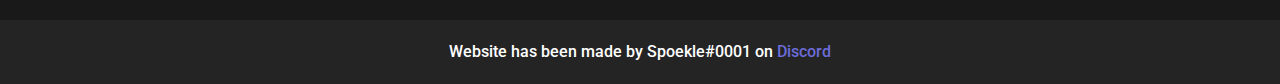
<file: spoekle.com/settings.html>
<!DOCTYPE html>
<html>

<head>
  <!-- Basic -->
  <meta charset="UTF-8" />
  <meta http-equiv="X-UA-Compatible" content="IE=edge" />
  <!-- Mobile Metas -->
  <meta name="viewport" content="width=device-width, initial-scale=1, shrink-to-fit=no" />
  <!-- Site Metas -->
  <meta name="keywords" content="spoekle settings, spoekle, spoekle.com, thian, beatsaber, spoeklefest, settings" />
  <meta name="description" content="The official website of Spoekle" />
  <meta name="author" content="Spoekle" />

  <title>Spoekle.com | Settings</title>
  <link rel="icon" type="image/png" href="images/spoekle_icon.webp"/>

  <!-- slider stylesheet -->
  <link rel="stylesheet" type="text/css"
    href="https://cdnjs.cloudflare.com/ajax/libs/OwlCarousel2/2.1.3/assets/owl.carousel.min.css">

  <!-- bootstrap core css -->
  <link rel="stylesheet" type="text/css" href="css/bootstrap.css" />

  <!-- fonts style -->
  <link href="https://fonts.googleapis.com/css?family=Poppins:400,700|Roboto:400,700&display=swap" rel="stylesheet" />
  <!-- Custom styles for this template -->
  <link href="css/style.css" rel="stylesheet">
  <!-- responsive style -->
  <link href="css/responsive.css" rel="stylesheet">
  <!-- animations css -->
  <link rel="stylesheet" href="stuff/animate.css/animate.css">
</head>

<body class="sub_page">
  <div class="hero_area">
    <!-- header section strats -->
    <header class="header_section">
      <div class="container-fluid">
        <nav class="navbar navbar-expand-lg custom_nav-container ">
          <a class="navbar-brand" href="index.html">
            <img src="images/spoekle_icon.webp" alt="">
            <span>
              SPOEKLE
            </span>
          </a>
          <button class="navbar-toggler" type="button" data-toggle="collapse" data-target="#navbarSupportedContent"
            aria-controls="navbarSupportedContent" aria-expanded="false" aria-label="Toggle navigation">
            <span class="navbar-toggler-icon"></span>
          </button>

          <div class="collapse navbar-collapse" id="navbarSupportedContent">
            <div class="d-flex mx-auto flex-column flex-lg-row align-items-center">
              <ul class="navbar-nav">
                <li class="nav-item">
                  <a class="nav-link" href="index.html"> Home</a>
                </li>
                <li class="nav-item">
                  <a class="nav-link" href="about.html"> About </a>
                </li>
                <li class="nav-item">
                  <a class="nav-link" href="games.html"> Games </a>
                </li>
                <li class="nav-item">
                  <a class="nav-link" href="https://beatsaber.spoekle.com/">BeatSaber</a>
                </li>
                <li class="nav-item">
                  <a class="nav-link active" href="more.html"> more</a>
                </li>
              </ul>
            </div>
          </div>
        </nav>
      </div>
    </header>
  </div>
  <!-- end header section -->

  <!-- button section -->
  <section class="button_thingy layout_padding2">
    <div class="container">
      <div class="row">
        <div class="col-md-6">
          <a href="pc-specs.html">
            <div class="img-box">
              <img src="images/prev.png" alt="">
            </div>
          </a>
        </div>
      </div>
    </div>
  </section>
  <!-- end button section -->

  <!-- about section -->
  <section class="about_section layout_padding animate__animated animate__fadeInLeft">
    <div class="container">
      <div class="row">
        <col>
        <div class="col-md-6">
          <div class="d-flex flex-column">
            <div class="custom_heading-container">
              <h2>
              Camera2 Settings
              </h2>
              <hr>
            </div>
              <p>I will just include a zip with all my camera presets in it. To use it, drag the contents of the zip into your "...\Beat Saber\UserData\Camera2" folder
            </p>
          </div>
        </div>
        <div class="col-md-6 ">
          <div class="read-btn">
            <a href="download/Camera2.zip" download>
              Download Camera2.zip
            </a>
          </div>
        </div>
      </div>
    </div>
  </section>

  <section class="about_section layout_padding animate__animated animate__fadeInRight">
    <div class="container">
      <div class="row">
        <div class="col-md-6">
          <div class="read-btn">
            <a href="download/spoeklehsv.json" download>
              Download spoeklehsv.json
            </a>
          </div>
        </div>
        <div class="col-md-6">
          <div class="d-flex flex-column">
            <div class="custom_heading-container">
              <hr>
              <h2>
              HitScoreVisualiser Config
              </h2>
            </div>
              <p>Here is my HitScoreVisualiser Config, it displays your score in another way. To use it, drag the contents of the zip into your "...\Beat Saber\UserData\HitScoreVisualiser" folder
            </p>
          </div>
        </div>
      </div>
    </div>
  </section>

  <section class="about_section layout_padding animate__animated animate__fadeInLeft">
    <div class="container">
      <div class="row">
        <col>
        <div class="col-md-6">
          <div class="d-flex flex-column">
            <div class="custom_heading-container">
              <h2>
              SaberFactory Config
              </h2>
              <hr>
            </div>
              <p>Here you will find which sabers I use when playing. To use it, drag the .saber files of the zip into your "...\Beat Saber\CustomSabers" folder and the "default" file into your
                "...\Beat Saber\Userdata\Saber Factory\Presets" folder
            </p>
          </div>
        </div>
        <div class="col-md-6 align-items-end">
          <div class="read-btn">
            <a href="download/SpoekleSabers.zip" download>
              Download SpoekleSabers.zip
            </a>
          </div>
        </div>
      </div>
    </div>
  </section>
    <!-- end about section -->

  <!-- socials section -->
  <section class="socials_section layout_padding">
    <div class="container">
      <div class="socials_icon">
        <div>
          <a href="https://www.tiktok.com/@spoeklewastaken">
            <img src="images/social_icon/tiktok.png" alt="">
          </a>
        </div>
        <div>
          <a href="https://twitter.com/Spoekle">
            <img src="images/social_icon/twitter.png" alt="">
          </a>
        </div>
        <div>
          <a href="https://www.youtube.com/channel/UCAAbZeiuPwsbKqiD8QBubxw">
            <img src="images/social_icon/youtube.png" alt="">
          </a>
        </div>
        <div>
          <a href="https://www.instagram.com/spoekle/">
            <img src="images/social_icon/insta.png" alt="">
          </a>
        </div>
      </div>
      <div>
        <p>
          I spent too much time designing and editing this website, so please consider following me while you are
          here. I can be found on the platforms that are linked here
        </p>
      </div>
    </div>
  </section>
  <!-- end socials_section -->

  <!-- footer section -->
  <section class="container-fluid footer_section">
    <p>
      Website has been made by Spoekle#0001 on
      <a href="https://discord.gg/Ha9ruZcmhE">Discord</a>
    </p>
  </section>
  <!-- footer section -->

  <script type="text/javascript" src="js/jquery-3.4.1.min.js"></script>
  <script type="text/javascript" src="js/bootstrap.js"></script>

</body>
</body>

</html>
</file>
<file: spoekle.com/css/style.css>
html {
  scroll-behavior: smooth;
}

body {
  font-family: "Roboto", sans-serif;
  color: #ffffff;
  background: rgb(13, 13, 13);
}

iframe {
  display:block;
}

.iframe_padding {
  padding-left: 10px;
  padding-right: 10px;
}

.video_section .iframe {
  display:block;
  padding-left: 10px;
  padding-right: 10px;
  padding-top: 10px;
  padding-bottom: 10px;
}

.layout_padding {
  padding: 75px 0;
}

.layout_padding2 {
  padding: 45px 0;
}

.layout_padding2-top {
  padding-top: 45px;
}

.layout_padding2-bottom {
  padding-bottom: 45px;
}

.layout_padding-top {
  padding-top: 75px;
}

.layout_padding-bottom {
  padding-bottom: 75px;
}

.custom_heading-container {
  display: -webkit-box;
  display: -ms-flexbox;
  display: flex;
  -webkit-box-align: center;
      -ms-flex-align: center;
          align-items: center;
}

.custom_heading-container h2 {
  text-transform: uppercase;
  font-weight: bold;
}

.custom_heading-container h6 {
  text-transform: uppercase;
  font-weight: bold;
}

.custom_heading-container hr {
  width: 250px;
  border: none;
  height: 1.5px;
  background-color: #790e0e;
  margin: 0 5px 0.5rem 5px;
  transition: 0.5s;
}

/* navbar toggle thing*/
.header_section .container-fluid p {
  color: rgb(255, 255, 255);
}

.navigation {
  display: flex;
  justify-content: center;
}

ul .navbar-nav .nav-link a {
  margin: 10px 30px;
  position: relative;
  color: white;
  font-family: "Oswald", sans-serif;
  font-size: 20px;
  text-transform: uppercase;
  text-decoration: none;
}

ul .navbar-nav .nav-link a:before {
  position: absolute;
  bottom: -2px;
  content: "";
  width: 100%;
  height: 3px;
  background: rgb(226, 226, 226);
  transform: translateX(-100%);
  opacity: 0;
}

ul .navbar-nav .nav-link a:hover {
  opacity: 1;
  transition: 0.5s transform ease, 0.8s opacity ease;
  transform: translateX(0);
}

.custom_nav-container.navbar-expand-lg .navbar-nav .nav-link.active {
  color: #760d0d;
  transition: 0.3s;
}

.custom_nav-container.navbar-expand-lg .navbar-nav .nav-link.active:hover {
  color: #ffffff;
  transition: 0.3s;
}

ul .active:hover:before {
  opacity: 0;
}
/*end nvabar thing*/

/*header section*/
.hero_area.shadow {
  -webkit-box-shadow: 5px 3px 5px rgba(0, 0, 0, 0.3);
-moz-box-shadow: 5px 3px 5px rgba(0, 0, 0, 0.3);
box-shadow: 5px 3px 5px rgba(0, 0, 0, 0.3);
z-index: 8;
}

.hero_area {
  position: sticky;
  top: 0;
  z-index: 9;
}

.sub_page .hero_area {
  height: auto;
}

.hero_area.sub_pages {
  height: auto;
}

.header_section {
  background-color: #191919;
  padding: 10px 0px 10px 0px;
  transition: 0.4s;
}

.header_section .container-fluid {
  padding-right: 25px;
  padding-left: 25px;
}

.header_section .nav_container {
  margin: 10px;
}

.custom_nav-container.navbar-expand-lg .navbar-nav .nav-link {
  padding: 5px 10px;
  color: #dbdada;
  text-align: left;
  text-transform: uppercase;
}

.custom_nav-container.navbar-expand-lg .navbar-nav .nav-link:hover {
  color: #ffffff;
}

a,
a:hover,
a:focus {
  text-decoration: none;
}

a:hover,
a:focus {
  color: initial;
}

ul .active {
  color: aqua;
}

.btn,
.btn:focus {
  outline: none !important;
  -webkit-box-shadow: none;
          box-shadow: none;
}

.navbar-brand,
.navbar-brand:hover {
  text-transform: uppercase;
  font-weight: bold;
  font-size: 24px;
}

.custom_nav-container .nav_search-btn {
  background-image: url(../images/search-icon.png);
  background-size: 22px;
  background-repeat: no-repeat;
  background-position-y: 7px;
  width: 35px;
  height: 35px;
  padding: 0;
  border: none;
}

.navbar-brand {
  display: -webkit-box;
  display: -ms-flexbox;
  display: flex;
  -webkit-box-align: center;
      -ms-flex-align: center;
          align-items: center;
}

.navbar-brand img {
  width: 40px;
  margin-right: 5px;
}

.navbar-brand span {
  font-size: 20px;
  font-weight: 700;
  color: #ffffff;
  margin-left: 5px;
}

.custom_nav-container {
  z-index: 99999;
  padding: 5px 0;
}

.custom_nav-container .navbar-toggler {
  outline: none;
}

.custom_nav-container .navbar-toggler .navbar-toggler-icon {
  background-image: url(../images/menu.png);
  background-size: 40px;
}

/*end header section*/
/* slider section */

.slider_section .slider-container {
  display: -webkit-box;
  display: -ms-flexbox;
  display: flex;
  -webkit-box-align: center;
      -ms-flex-align: center;
          align-items: center;
  padding-left: 10%;
}

.slider_section .detail-box {
  width: 45%;
  z-index: 4;
  color: #ffffff;
}

.slider_section .detail-box h1 {
  text-transform: uppercase;
  font-weight: bold;
  font-size: 3rem;
}

.slider_section .detail-box p {
  width: 75%;
  margin-top: 15px;
}

.slider_section .detail-box .slider-link {
  display: inline-block;
  padding: 10px 35px;
  border: 1px solid #ffffff;
  background-color: transparent;
  color: #ffffff;
  border-radius: 15px;
  margin-top: 35px;
  transition: 0.2s;
}

.slider_section .detail-box .slider-link:hover {
  background-color: #ffffff;
  color: black;
  transition: 0.4s;
  border-radius: 20px;
}

.slider_section .img-box {
  width: 73%;
  margin-left: -17%;
  position: relative;
  z-index: 2;
}

.slider_section .img-box img {
  width: 100%;
}

.slider_section .slider_bg-container {
  position: absolute;
  width: 100%;
  height: 100%;
  background: linear-gradient(135deg, #790e0e, #d53c41);
  z-index: 3;
  -webkit-clip-path: polygon(0 0, 60% 0, 37% 100%, 0% 100%);
          clip-path: polygon(0 0, 60% 0, 37% 100%, 0% 100%);
}

.slider_section .carousel-control-prev,
.slider_section .carousel-control-next {
  left: 47.6%;
  width: 50px;
  height: 50px;
  z-index: 9;
  background-size: 9px;
  background-repeat: no-repeat;
  background-position: center;
  opacity: 1;
  border-radius: 100%;
}

.slider_section .carousel-control-prev {
  background-image: url(../images/prev.png);
  background-color: #ffffff;
  top: 50%;
  -webkit-transform: translate(-50%, 0);
          transform: translate(-50%, 0);
}

.slider_section .carousel-control-next {
  background-image: url(../images/next.png);
  background-color: #02aefe;
  top: calc(50% - 30px);
  -webkit-transform: translate(0, -50%);
          transform: translate(0, -50%);
}

/*about section stuff css wee*/

.about_section {
  font-family: "Poppins", sans-serif;
}

.about_section .row {
  -webkit-box-align: center;
      -ms-flex-align: center;
          align-items: center;
}

.about_section a {
  display: inline-block;
  padding: 8px 25px;
  background-color: #ffffff;
  border: 1px solid #ffffff;
  color: #000000;
  border-radius: 15px;
  margin-top: 45px;
  transition: 0.3s;
}

.about_section a:hover {
  background-color: transparent;
  color: #ffffff;
  transition: 0.3s;
}

.about_section p {
  margin-top: 45px;
}

.about_section .img-box img {
  width: 100%;
}

.about_section h6 {
  text-transform: uppercase;
  color: #bdbbbb;
  font-weight: bold;
  margin: 0;
}

/* end about section stuff css wee*/

/* funny beatsaber weee*/

.background_thing {
  background-color: #2c2c2c;
  border-radius: 30px;
  margin-left: 5px;
  margin-right: 5px;
}

/* end funny beatsaber weee*/

/*cat section thingy woo*/

.cats_section {
  font-family: "Poppins", sans-serif;
}

.cats_section .row {
  -webkit-box-align: center;
      -ms-flex-align: center;
          align-items: center;
}

.cats_section a {
  display: inline-block;
  padding: 8px 25px;
  background-color: #ffffff;
  border: 1px solid #ffffff;
  color: #000000;
  border-radius: 15px;
  margin-top: 45px;
  transition: 0.3s;
}

.cats_section a:hover {
  background-color: transparent;
  color: #ffffff;
  transition: 0.3s;
}

.cats_section p {
  margin-top: 45px;
}

.cats_section .img-box {
width: 100%;
}

.cats_section .img-box img {
  width: 100%;
}

.cats_section h6 {
  text-transform: uppercase;
  color: #bdbbbb;
  font-weight: bold;
  margin: 0;
}

.cats_hr hr {
  color: #790e0e;
  background-color: #790e0e;
  width: 100%;
  border: none;
  height: 2px;
}

.cats_hr {
  width: 100%;
  height: 90px;
  background-color: #ffffff;
  background-image: url(../images/ree-dark-bg.webp);
}

/* end cats thingy woo*/

/*discord widget thingy*/

.discord_widget {
  position: relative;
  font-family: "Poppins", sans-serif;
}

.discord_widget .read-btn {
  display: -webkit-box;
  display: -ms-flexbox;
  display: flex;
  -webkit-box-pack: center;
      -ms-flex-pack: center;
          justify-content: center;
}

.discord_widget .read-btn a {
  font-size: 20px;
  display: inline-block;
  padding: 8px 25px;
  background-color: #ffffff;
  border: 1px solid #ffffff;
  color: #000000;
  border-radius: 15px;
  transition: 0.3s;
}

.discord_widget .read-btn a:hover {
  background-color: transparent;
  color: #ffffff;
  transition: 0.3s;
}

.discord_widget::before {
  content: "";
  position: absolute;
  width: 100%;
  height: 60%;
  top: 0;
  left: 0;
  background-image: url(../images/ree-dark-bg.webp);
  z-index: -1;
}

#discord {
  scroll-margin-top: 80px;
}

/*end discord widget thingy*/

.games_section {
  position: relative;
  font-family: "Poppins", sans-serif;
}

.games_section h2,
.games_section p {
  color: white;
}

.games_section hr {
  background-color: #790e0e;
}

.games_section .games_container {
  display: -webkit-box;
  display: -ms-flexbox;
  display: flex;
  -webkit-box-pack: justify;
      -ms-flex-pack: justify;
          justify-content: space-between;
}

.games_section .box {
  width: 175px;
  text-align: center;
  margin: 30px 0;
  font-family: "Roboto", sans-serif;
}

.games_section .box .img-2 {
  display: none;
  transition: 0.2s;
}

.games_section .box .img-box {
  width: 175px;
  height: 175px;
  display: -webkit-box;
  display: -ms-flexbox;
  display: flex;
  -webkit-box-pack: center;
      -ms-flex-pack: center;
          justify-content: center;
  -webkit-box-align: center;
      -ms-flex-align: center;
          align-items: center;
  background-color: #ffffff;
}

.games_section .box .name {
  margin-top: 15px;
}

.games_section .box .name h6 {
  text-transform: uppercase;
  color: #ffffff;
  font-weight: bold;
}

.games_section .box:hover .img-1 {
  display: none;
}

.games_section .box:hover .img-2 {
  display: inline-block;
}

.games_section::before {
  content: "";
  position: absolute;
  width: 100%;
  height: 60%;
  top: 0;
  left: 0;
  background-image: url(../images/ree-dark-bg.webp);
  z-index: -1;
}

.games_section .read-btn {
  display: -webkit-box;
  display: -ms-flexbox;
  display: flex;
  -webkit-box-pack: center;
      -ms-flex-pack: center;
          justify-content: center;
}

.games_section .read-btn a {
  display: inline-block;
  padding: 8px 25px;
  background-color: #ffffff;
  border: 1px solid #ffffff;
  color: #000000;
  border-radius: 15px;
  transition: 0.3s;
}

.games_section .read-btn a:hover {
  background-color: transparent;
  color: #ffffff;
  transition: 0.3s;
}

.video_section {
  font-family: "Poppins", sans-serif;
}

.video_section .col-md-4 {
  padding: 0;
}

.video_section .img-box {
  position: relative;
  margin: 10px;
}

.video_section .img-box img {
  width: 100%;
}

.video_section .img-box a {
  display: -webkit-box;
  display: -ms-flexbox;
  display: flex;
  position: absolute;
  opacity: 0;
  -webkit-box-align: center;
      -ms-flex-align: center;
          align-items: center;
  -webkit-box-pack: center;
      -ms-flex-pack: center;
          justify-content: center;
  width: 50px;
  height: 50px;
  border-radius: 100%;
  background-color: #ffffff;
  top: 50%;
  left: 50%;
  -webkit-transform: translate(-50%, -50%);
          transform: translate(-50%, -50%);
  -webkit-transition: opacity 0.2s;
  transition: opacity 0.2s;
}

.more_section h2,
.more_section p,
.more_section a {
  font-family: "Poppins", sans-serif;
}

.more_section .box {
  margin-top: 45px;
}

.more_section .box img {
  width: 100%;
}

.more_section .box .action-box {
  display: -webkit-box;
  display: -ms-flexbox;
  display: flex;
  -webkit-box-pack: end;
      -ms-flex-pack: end;
          justify-content: flex-end;
  padding: 10px 0;
}

.more_section .box .detail-box h4 {
  text-transform: uppercase;
  font-weight: bold;
}

.more_section .box .detail-box p {
  margin-top: 15px;
}

.more_section .box .detail-box a {
  display: inline-block;
  font-weight: bold;
  margin-top: 45px;
}

.more_section .box .detail-box a:hover {
  color: white;
}

.socials_section {
  text-align: center;
  font-family: "Poppins", sans-serif;
  background-color: #191919;
  color: #ffffff;
}

.socials_section .socials_icon {
  display: -webkit-box;
  display: -ms-flexbox;
  display: flex;
  -webkit-box-pack: center;
      -ms-flex-pack: center;
          justify-content: center;
  margin: 0 auto 20px auto;
}

.socials_section .socials_icon img {
  width: 40px;
  margin-left: 8px;
}

.socials_section p {
  margin: 35px 0 0 0;
}

/* specs section*/

.specs_section {
  position: relative;
  font-family: "Poppins", sans-serif;
}

.specs_section h2,
.specs_section p {
  color: white;
}

.specs_section hr {
  background-color: #790e0e;
}

.specs_section .specs_container {
  display: -webkit-box;
  display: -ms-flexbox;
  display: flex;
  -webkit-box-pack: justify;
      -ms-flex-pack: justify;
          justify-content: space-between;
}

.specs_section .box {
  width: 175px;
  text-align: center;
  margin: 30px 0;
  font-family: "Roboto", sans-serif;
}

.specs_section .box .img {
  size: re;
}

.specs_section .box .img-box {
  width: 175px;
  height: 175px;
  display: -webkit-box;
  display: -ms-flexbox;
  display: flex;
  -webkit-box-pack: center;
      -ms-flex-pack: center;
          justify-content: center;
  -webkit-box-align: center;
      -ms-flex-align: center;
          align-items: center;
  background-color: #ffffff;
}

.specs_section .box .name {
  margin-top: 15px;
}

.specs_section .box .name h6 {
  text-transform: uppercase;
  color: #ffffff;
  font-weight: bold;
}

.specs_section::before {
  content: "";
  position: absolute;
  width: 100%;
  height: 60%;
  top: 0;
  left: 0;
  background-image: url(../images/ree-dark-bg.webp);
  z-index: -1;
}

.specs_section .read-btn {
  display: -webkit-box;
  display: -ms-flexbox;
  display: flex;
  -webkit-box-pack: center;
      -ms-flex-pack: center;
          justify-content: center;
}

.specs_section .read-btn a {
  display: inline-block;
  padding: 8px 25px;
  background-color: #ffffff;
  border: 1px solid #ffffff;
  color: #000000;
  border-radius: 15px;
  transition: 0.3s;
}

.specs_section .read-btn a:hover {
  background-color: transparent;
  color: #ffffff;
  transition: 0.3s;
}

/* end specs section*/

.button_thingy {
  -webkit-box-align: center;
      -ms-flex-align: center;
          align-items: center;
    font-family: "Poppins", sans-serif;
}

.button_thingy .container {
  display: -webkit-box;
  display: -ms-flexbox;
  display: flexbox;
  -webkit-box-pack: justify;
      -ms-flex-pack: justify;
          justify-content: space-between;
}

.button_thingy .row {
  -webkit-box-align: center;
      -ms-flex-align: center;
          align-items: center;
}

.button_thingy .img-box {
  height: 50px;
  width: 50px;
  border-radius: 100%;
  background-color: #ffffff;
  justify-content: center;
}

.button_thingy .img-box img {
  padding-top: 15.5px;
  padding-left: 19.5px;
}

/* footer section*/
.footer_section {
  background-color: #242424;
  padding: 20px;
  font-weight: 500;
}

.footer_section p {
  color: #ffffff;
  margin: 0;
  text-align: center;
}

.footer_section a {
  color: #6c6cda;
}

/* end footer section*/
/*# sourceMappingURL=style.css.map */
</file>
<file: spoekle.com/css/responsive.css>
@media (min-width: 1925px) {

  .slider_section {
    max-width: 70%;
    max-height: 100%;
    margin-left: auto;
    margin-right: auto;
  }

  .slider_section .img-box {
    max-width: 80%;
    max-height: 100%;
  }
}

@media (min-width: 1925px) {

  .video_section .iframe iframe {
    width: 272px;
    height: 153px;
  }
}

@media (min-width: 1200px) {

  .video_section .iframe iframe {
    width: 360px;
    height: 202.50px;
  }
}

@media (max-width: 1120px) {

  .quote_btn-container a {
    display: none;
  }

  .video_section .iframe iframe {
    width: 272px;
    height: 153px;
  }
}
@media (max-width: 992px) {

  .about_section .read-btn {
    padding-bottom: 20px;
  }

  .slider_section .slider-container {
    flex-direction: column;
    padding: 0;
  }

  .slider_section .detail-box {
    width: 100%;
    text-align: center;
    padding: 75px 15px;
    background: linear-gradient(135deg, #790e0e, #d53c41);
    position: relative;
  }

  .slider_section .img-box {
    margin: 0;
    width: 100%;
  }

  .slider_section .slider_bg-container {
    display: none;
  }

  .slider_section .detail-box p {
    width: 90%;
    margin-left: auto;
    margin-right: auto;
  }

  .slider_section .carousel-control-prev,
  .slider_section .carousel-control-next {
    top: initial;
    bottom: 0;
    left: 44.6%;
  }

  .slider_section .carousel-control-prev {
    transform: translate(0, 50%);
  }

  .slider_section .carousel-control-next {
    transform: translate(115%, 50%);
  }

  .games_section .games_container {
    flex-wrap: wrap;
    justify-content: center;
  }

  .games_section .box {
    margin: 25px;
  }

  .games_section .box .name h6 {
    color: #ffffff;
  }

  .games_section::before {
    height: 100%;
  }

  .discord_widget::before {
    height: 70%;
  }
  .discord_widget iframe::before {
    width: 500px;
    height: 300px;
  }

  .specs_section .specs_container {
    flex-wrap: wrap;
    justify-content: center;
  }

  .specs_section .box {
    margin: 25px;
  }

  .specs_section .box .name h6 {
    color: #ffffff;
  }

  .specs_section::before {
    height: 100%;
  }

  .about_section {
    padding-top: 75px;
  }

  .socials_section {
    flex-wrap: wrap;
    justify-content: center;
  }

  .socials_section .socials_icon {
    margin: 20px;
  }

  .video_section .iframe iframe {
    width: 200px;
    height: 112.5px;
  }
}

@media (max-width: 768px) {
  .client_section .client_container {
    width: 100%;
  }

  .client_section .client_container .box {
    margin: 20px 15px;
  }

  .video_section .iframe iframe {
    width: 400px;
    height: 225px;
  }
}

@media (max-width: 576px) {

  .slider_section .carousel-control-prev,
  .slider_section .carousel-control-next {

    left: 41.6%;
  }

  .custom_heading-container hr {
    display: none;
  }
  
}


@media (max-width: 480px) {

  .slider_section .carousel-control-prev,
  .slider_section .carousel-control-next {
    left: 39%;
  }

  .slider_section .detail-box h1 {
    font-size: 2.5rem;
  }
}

@media (max-width: 420px) {

  .slider_section .carousel-control-prev,
  .slider_section .carousel-control-next {
    left: 36%;
  }
}

@media (max-width: 360px) {

  .slider_section .carousel-control-prev,
  .slider_section .carousel-control-next {
    left: 36%;
  }
}

@media (min-width: 1200px) {
  .container {
    max-width: 1170px;
  }

  .custom_nav-container.navbar-expand-lg .navbar-nav .nav-link {
    padding: 10px 30px;
  }

  .video_section {
    columns: md -6px;
  }
  
}
</file>
